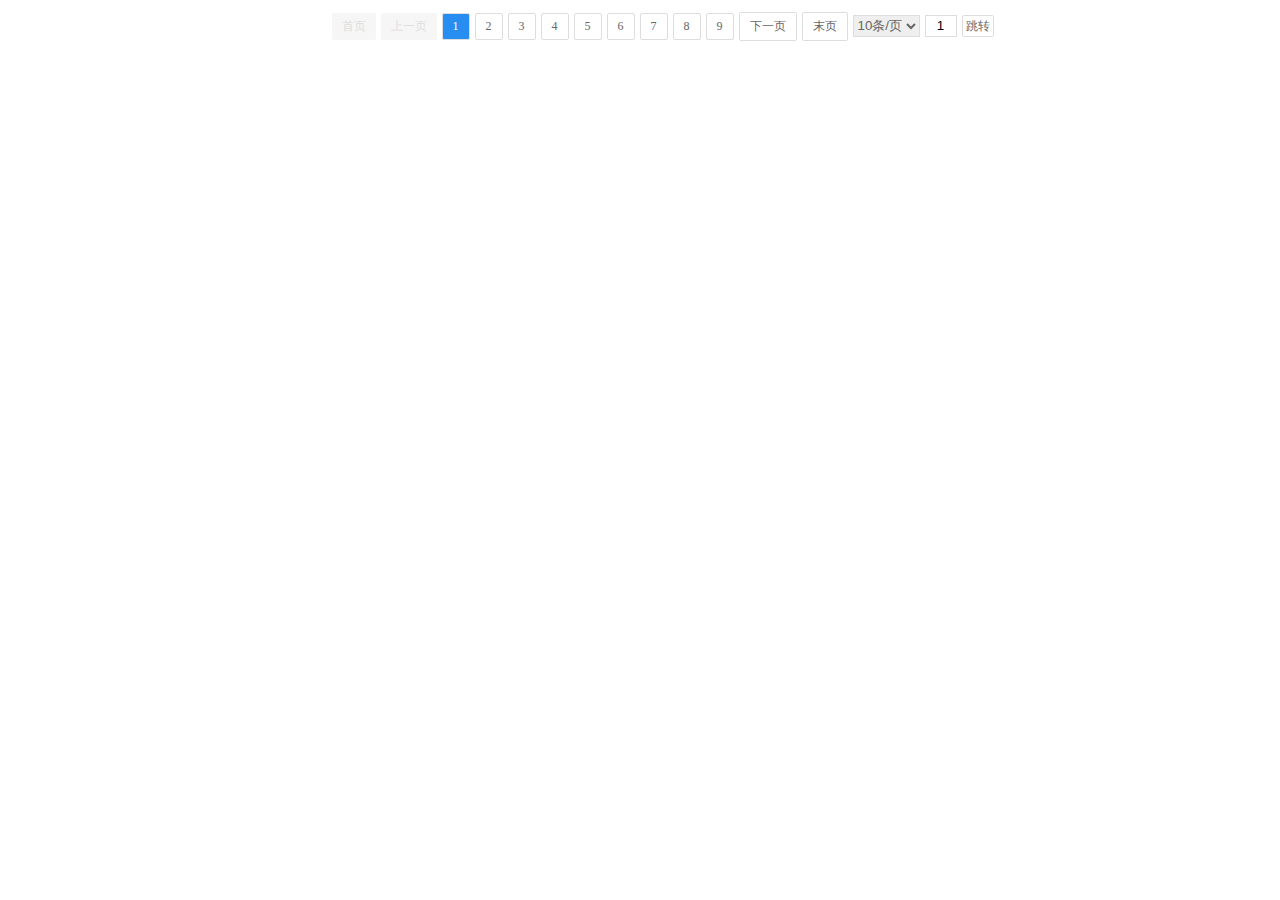
<file: fenye/index.html>
<!DOCTYPE html>
<html lang="en">

<head>
    <meta charset="UTF-8">
    <meta name="viewport" content="width=device-width, initial-scale=1.0">
    <title>Document</title>
    <link rel="stylesheet" href="./paging.css">
</head>

<body>

    <div id="pageToolbar"></div>
</body>
<script src="./jquery-1.11.2.js"></script>
<script src="./paging.js"></script>
<script>
    //jquery插件的写法
    $('#pageToolbar').Paging({
        pagesize: 10,
        count: 85,
        toolbar: true,
        hash: true,
        changePagesize: function (ps) {
            alert(ps)
        },
        callback: function (a) {
            console.log(a)
        }
    });
</script>

</html>
</file>
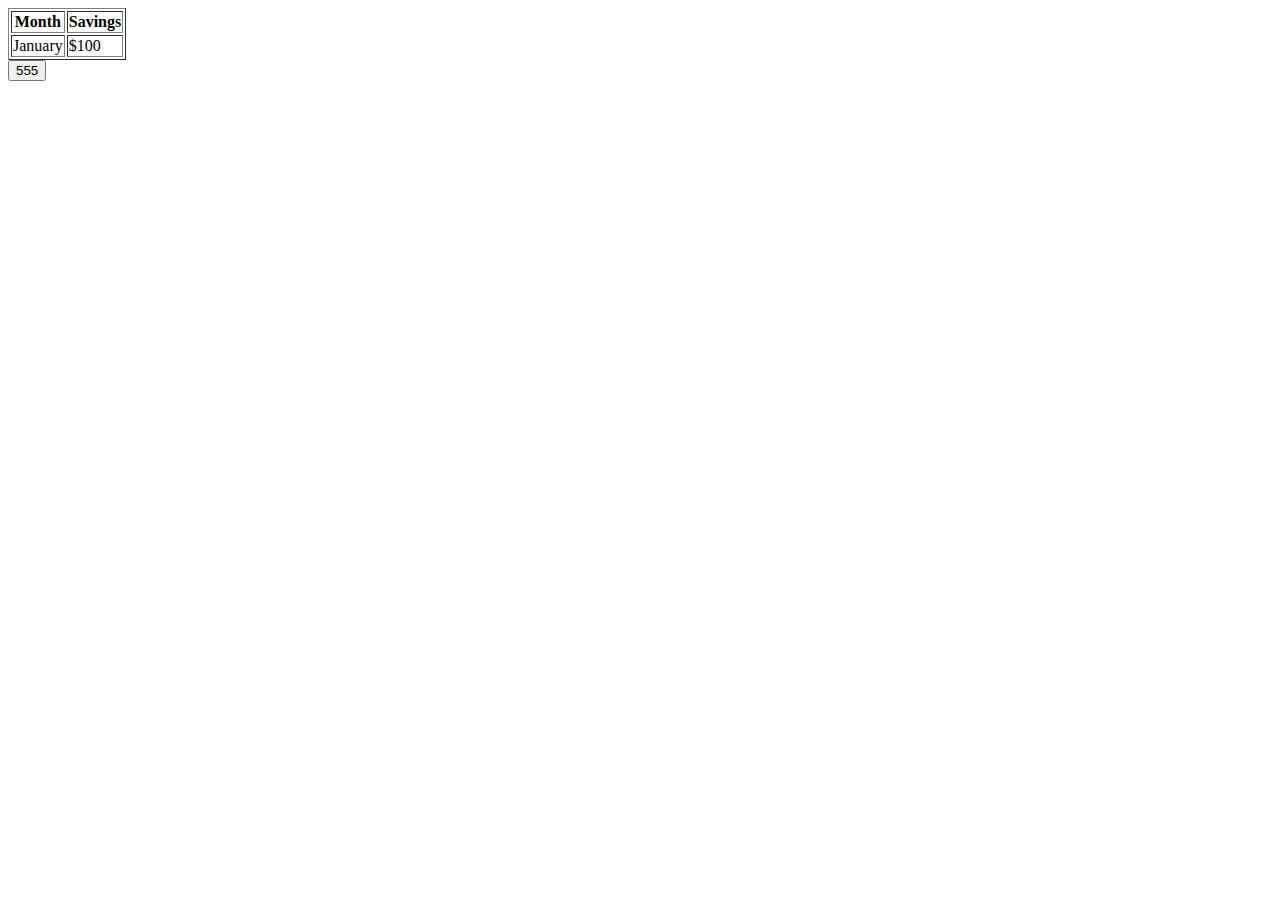
<file: 导出exelc/index.html>
<!DOCTYPE html>
<html lang="en">

<head>
    <meta charset="UTF-8">
    <meta name="viewport" content="width=device-width, initial-scale=1.0">
    <title>Document</title>
</head>

<body>

    <table border="1" id="ExTable">
        <tr>
            <th>Month</th>
            <th>Savings</th>
        </tr>
        <tr>
            <td>January</td>
            <td>$100</td>
        </tr>
    </table>
    <button type="" id="cc">555</button>
</body>
<script src="./jquery.min.js"></script>
<script src="./jquery.table2excel.min.js"></script>
<script>
    cc.onclick = function () {
        $("#ExTable").table2excel({
            exclude: ".noExl", //过滤位置的 css 类名
            filename: "Excel" + new Date().getTime() + ".xls", //文件名称
            name: "Excel Document Name.xlsx",
            exclude_img: true,
            exclude_links: true,
            exclude_inputs: true
        });
    }
</script>

</html>
</file>
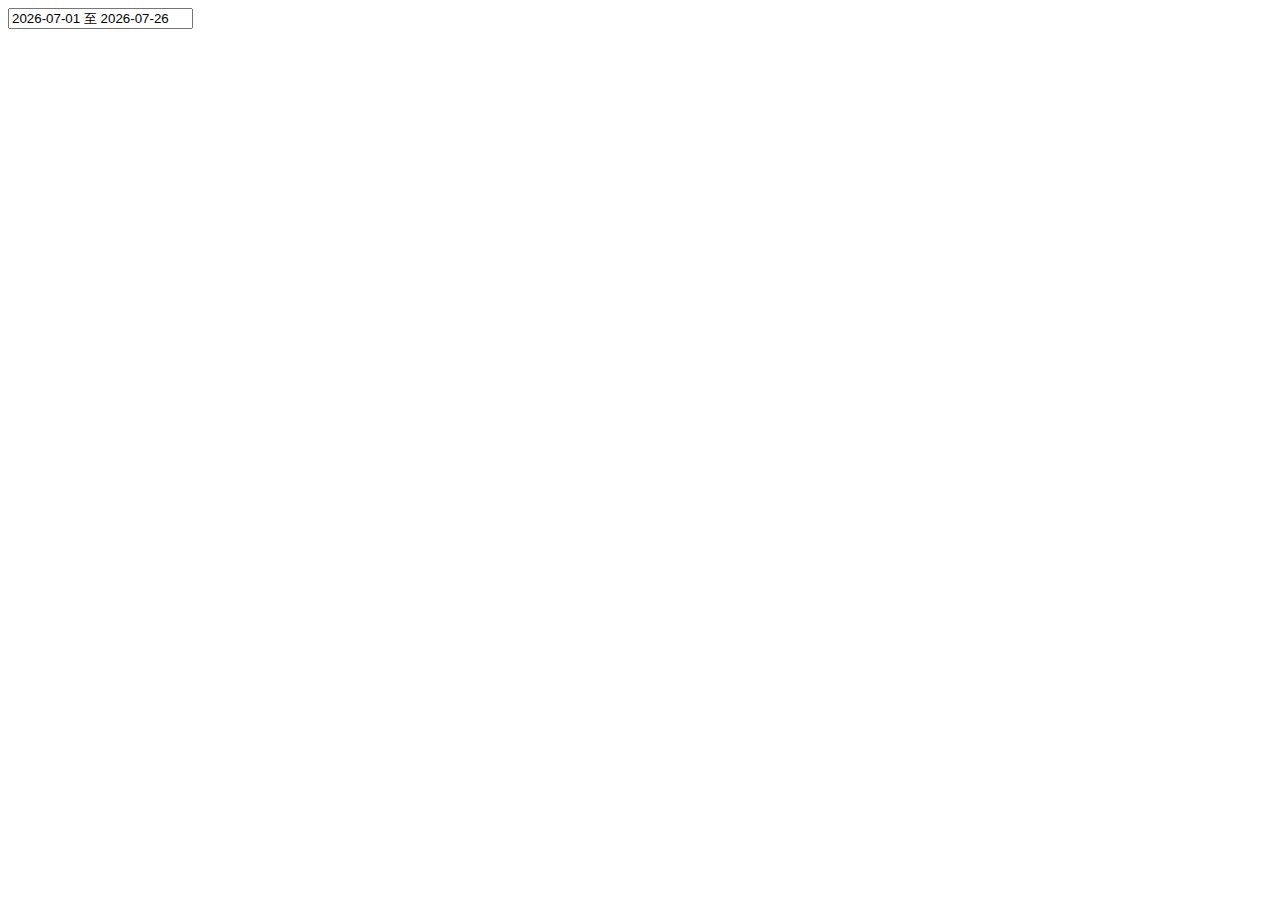
<file: 日期选择器/时间/index.html>
<!DOCTYPE html>
<html lang="en">

	<head>
		<meta http-equiv="content-type" content="text/html; charset=UTF-8">
		<meta charset="utf-8">
		<title>郑州聚时物流管理系统</title>
		<meta http-equiv="X-UA-Compatible" content="IE=edge">
		<link rel="stylesheet" href="./css.css" >
	</head>
						
		<body>
			<input id="query_date_range" class="form-input-range-date" type="text" >
		</body>

		<script type="text/javascript" src="./jquery.shijian.js"></script>
		<script type="text/javascript" src="./query_ordernote.js"></script>
		<script type="text/javascript" src="./dateRange.js"></script>
</html>
</file>
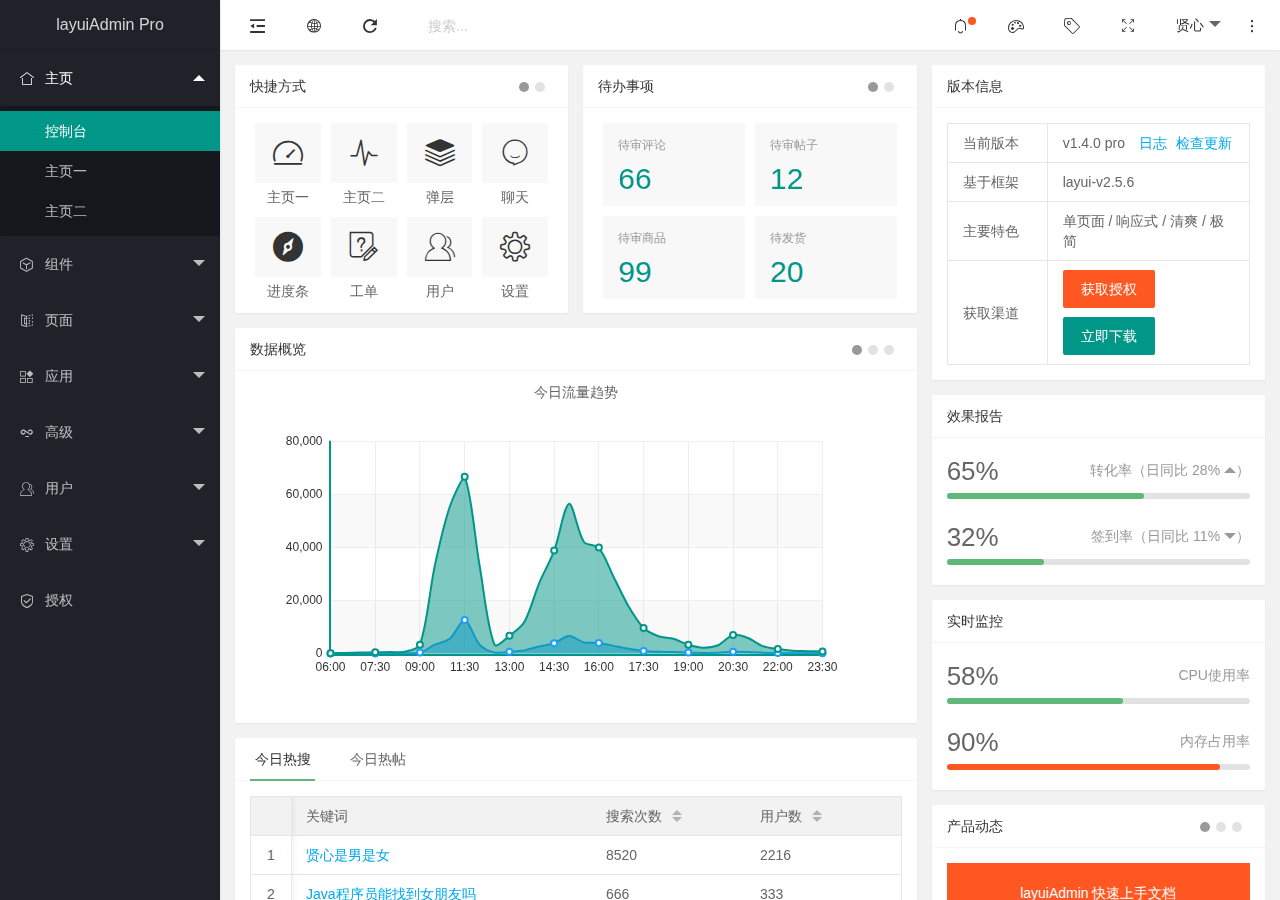
<file: layui/layuiAdmin.pro-v1.4.0/start/index.html>
<!DOCTYPE html>
<html>
<head>
  <meta charset="utf-8">
  <title>layuiAdmin pro - 通用后台管理模板系统（单页面专业版）</title>
  <meta name="renderer" content="webkit">
  <meta http-equiv="X-UA-Compatible" content="IE=edge,chrome=1">
  <meta name="viewport" content="width=device-width, initial-scale=1.0, minimum-scale=1.0, maximum-scale=1.0, user-scalable=0">
  <link rel="stylesheet" href="layui/css/layui.css" media="all">
  <script>
  /^http(s*):\/\//.test(location.href) || alert('请先部署到 localhost 下再访问');
  </script>
</head>
<body>
  <div id="LAY_app"></div>
  <script src="layui/layui.js"></script>
  <script>
  layui.config({
    base: '../dist/' //指定 layuiAdmin 项目路径，本地开发用 src，线上用 dist
    ,version: '1.4.0'
  }).use('index');
  </script>
</body>
</html>
</file>
<file: fenye/paging.css>
.ui-paging-container {
    color: #666;
    font-size: 12px
}

.ui-paging-container ul {
    overflow: hidden;
    text-align: center
}

.ui-paging-container li,
.ui-paging-container ul {
    list-style: none
}

.ui-paging-container li {
    display: inline-block;
    padding: 5px 10px;
    margin-left: 5px;
    color: #666
}

.ui-paging-container li.ui-pager {
    cursor: pointer;
    border: 1px solid #ddd;
    border-radius: 2px
}

.ui-paging-container li.focus,
.ui-paging-container li.ui-pager:hover {
    background-color: #288df0;
    color: #FFF
}

.ui-paging-container li.ui-paging-ellipse {
    border: none
}

.ui-paging-container li.ui-paging-toolbar {
    padding: 0
}

.ui-paging-container li.ui-paging-toolbar select {
    height: 22px;
    border: 1px solid #ddd;
    color: #666
}

.ui-paging-container li.ui-paging-toolbar input {
    vertical-align: top;
    line-height: 20px;
    height: 20px;
    padding: 0;
    border: 1px solid #ddd;
    text-align: center;
    width: 30px;
    margin: 0 0 0 5px
}

.ui-paging-container li.ui-paging-toolbar a {
    text-decoration: none;
    display: inline-block;
    height: 20px;
    border: 1px solid #ddd;
    vertical-align: top;
    border-radius: 2px;
    line-height: 20px;
    padding: 0 3px;
    cursor: pointer;
    margin-left: 5px;
    color: #666
}

.ui-paging-container li.ui-pager-disabled,
.ui-paging-container li.ui-pager-disabled:hover {
    background-color: #f6f6f6;
    cursor: default;
    border: none;
    color: #ddd
}
</file>
<file: 日期选择器/时间/css.css>
/**
* GRI主题
*/
.gri_contrast {
    float: left;
    margin: 4px 8px 0 8px;
    line-height: 20px;
    color: #666;
    cursor: pointer;
    font: 12px/1.5 Tahoma, Helvetica, 'SimSun', sans-serif;
}


.gri_date {
/*    margin: 4px 4px;*/
    padding: 0 26px 0 6px;
    width: 195px;
    height: 20px;
    line-height: 20px;
    border: 1px solid #D6D6D6;
    background: #FFF url('./images/icon_date.png') no-repeat 100% 50%;
    cursor: pointer;
    color: #666;
}

.gri_date_month {
    width: 180px
}

.gri_dateRangeCalendar {
    position: absolute;
    display: none;
    background: #FFF;
    border: 1px solid #6FB1DF;
    padding: 10px;
    -moz-box-shadow: 0px 1px 3px #6FB1DF;
    filter: progid:DXImageTransform.Microsoft.Shadow(Strength = 5, Direction = 135, Color = "#CCCCCC");
    font: 12px/1.5 Tahoma, Helvetica, 'SimSun', sans-serif;
}

.gri_dateRangeCalendar a {
    color: #369;
}

.gri_dateRangePicker {
    float: left;
    border: 0;
    margin: 0;
    padding: 0;
}

.gri_dateRangeOptions {
    float: left;
}

.gri_dateRangeOptions input.gri_dateRangeInput {
    width: 80px;
    text-align: center;
    border: 1px solid #DDD;
}

.gri_dateRangeOptions div.gri_dateRangeInput {
    margin-bottom: 5px;
}

.gri_dateRangePreMonth {
    float: left;
    width: 15px;
    height: 17px;
    background: url('./images/page.png') no-repeat 0 0;
    overflow: hidden;
}

.gri_dateRangeNextMonth {
    float: right;
    width: 15px;
    height: 17px;
    background: url('./images/page.png') no-repeat -15px 0;
    overflow: hidden;
}

.gri_dateRangePreMonth span, .gri_dateRangeNextMonth span {
    display: none;
}

.gri_dateRangeDateTable {
    margin: 0 10px 0 0px;
    padding: 0px;
    float: left;
    empty-cells: show;
    border-collapse: collapse;
    display: inline;
    font-size: 12px;
}

.gri_dateRangeDateTable td {
    border: 1px solid #EEE;
    text-align: right;
    cursor: pointer;
    padding: 1px 2px;
}

.gri_dateRangeDateTable th {
    border-top: 1px solid #DEE6F6;
    border-left: 1px solid #DEE6F6;
    background: #E0E8F7;
    font-weight: 400;
    border-left: 1px solid #DDD;
}

.gri_dateRangeDateTable td.gri_dateRangeGray {
    color: #BBB;
    cursor: default;
}

.gri_dateRangeDateTable td.gri_dateRangeToday {
    color: #F90;
    font-weight: bold;
}

.gri_dateRangeSelected {
    background-color: #007CD9;
    color: #FFF;
}

.gri_dateRangeCompare {
    background-color: #B9E078;
    color: #FFF;
}

.gri_dateRangeCoincide {
    background-color: #FFFFC4;
}

.gri_pn {
    background: url("../image/pn.png") repeat-x scroll 0 -48px #E5E5E5;
    color: #fff;
}

.gri_pnc {
    background: url("../images/pn.png") repeat-x scroll 0 0 #E5E5E5;
}

.gri_co {
    border: 1px solid #999999;
    box-shadow: 0 1px 0 #E5E5E5;
    cursor: pointer;
    font-family: Tahoma, 'Microsoft Yahei', 'Simsun';
    font-size: 12px;
    height: 21px;
    overflow: hidden;
    vertical-align: middle
}

/**
 * =================================================
 * TA主题
 * =================================================
 */
.ta_date{ 
			border:1px solid #d8d8d8;
	-webkit-border-radius: 3px;
   -moz-border-radius: 3px;
	    border-radius: 3px;
		 background-color: #fefefe;
	  background-image: -ms-linear-gradient(top, #fafafa, #f5f5f5);
	  background-image: -webkit-gradient(linear, 0 0, 0 100%, from(#fafafa), to(#f5f5f5));
	  background-image: -moz-linear-gradient(top, #fafafa, #f5f5f5);
	  background-image: -o-linear-gradient(top, #fafafa, #f5f5f5);
	  background-image: linear-gradient(top, #fafafa, #f5f5f5);
	  background-repeat: repeat-x;
	   -webkit-box-shadow: inset 0 1px 1px rgba(0, 0, 0, 0.075);
      -moz-box-shadow: inset 0 1px 1px rgba(0, 0, 0, 0.075);
           box-shadow: inset 0 1px 1px rgba(0, 0, 0, 0.075);
		   box-shadow:0px 1px 1px rgba(218,218,218,0.8);
		   float:left;
}

.ta_date .date_title {
	  font-family:Arial;
	  font-size:14px;
	  	color:#666666;
		padding:6px 10px;
		*padding:0px 10px;
	 border-right:1px solid #d8d8d8;
	vertical-align:middle;
	cursor:pointer;
	*zoom:1;
}
.ta_date:hover {
	  background-image:none;
   -webkit-box-shadow: 0 1px 1px rgba(0, 0, 0, 0.15);
     -moz-box-shadow: 0 1px 1px rgba(0, 0, 0, 0.15);
         box-shadow: 0 1px 1px rgba(0, 0, 0, 0.15);
}
.ta_date .to{ padding:0 5px;}
.ta_date .opt_sel{/*====*/
	width:30px;
	height:28px;
	line-height:28px;
	display:inline-block;
	text-align:center;
	vertical-align:middle;
	margin-left:-4px;	
}
.ta_date a.opt_sel:link, .ta_date a.opt_sel:visited {
	
}
.ta_date a.opt_sel:active, .ta_date a.opt_sel:hover {
	
}

.ta_date .i_orderd{
	display: inline-block;
	width: 0;
	height: 0;
	vertical-align:middle;
	border-top: 5px solid #727272;
	border-right: 5px dashed transparent;
	border-left: 5px dashed transparent;
	font-size:0;
	content: "";
	overflow:hidden;
	*margin-top:10px;
}


.ta_calendar2{*width:536px;}
.ta_calendar1{*width:268px;}
.ta_calendar{
	border: 1px solid #e1e1e1;
	 background-color: #ffffff;
  border: 1px solid #ccc;
  border: 1px solid rgba(0, 0, 0, 0.2);
  -webkit-border-radius: 2px;
     -moz-border-radius: 2px;
          border-radius: 2px;
  -webkit-box-shadow: 0 1px 2px rgba(0, 0, 0, 0.2);
     -moz-box-shadow:0 1px 2px rgba(0, 0, 0, 0.2);
          box-shadow: 0 1px 2px rgba(0, 0, 0, 0.2);
  -webkit-background-clip: padding-box;
     -moz-background-clip: padding;
          background-clip: padding-box;
		  font-size:12px;
	text-align:left;
	position:absolute;
	z-index:100;
}
.i_pre,.i_next,.ta_calendar td.ta_dateRangeSelected,.ta_calendar td.first,.ta_calendar td.last,.ta_calendar td.today{
	/*background:url(http://imgcache.qq.com/bossweb/mta/images/calendar_all.png) no-repeat;*/
	background:url(../img/calendar_all.png) no-repeat;
	cursor:pointer;
}
.i_pre,.i_next{ width:23px; height:23px;display:inline-block; }
.i_pre{ background-position:0 0;}
.i_pre:hover{ background-position:-46px 0px;}
.i_next{ background-position:-23px 0;}
.i_next:hover{ background-position:-69px 0px;}

.ta_calendar td.ta_dateRangeSelected{
	background-position:-164px 2px;
	color:#fff;
}
.ta_calendar td.ta_dateRangeGray{
    color: #BBB;
    cursor: default;
}

.ta_calendar td.first{
	color:#6590c1;
	background-position:-128px 2px;
}
.ta_calendar td.last{
	color:#6590c1;
	background-position:-200px 2px;
}
.ta_calendar td.today{
	color:#fff;
	background-position:-92px 2px;
}
.ta_calendar .dis{
	color:#9e9e9e;
}
.ta_calendar table {
	font-size: 12px;
	float:left;
	margin:0 8px;
	_display:inline;
	border-spacing:0 7px;
	border-collapse:collapse;
}
.ta_calendar table caption{ text-align:center; height:35px; line-height:35px; font-size:14px;}
.ta_calendar table thead tr {
	border: 1px solid #e1e1e1;
	background:#f7f8fa;
	 -webkit-box-shadow: inset 0px 1px 0 rgba(255, 255, 255, 1.0);
     -moz-box-shadow: inset 0px 1px 0 rgba(255, 255, 255, 1.0);
          box-shadow: inset 0px 1px 0 rgba(255, 255, 255, 1.0);
		  	box-shadow:0px 1px 1px rgba(0,0,0,0.1);
}
.ta_calendar table thead th {
	line-height: 20px;
	padding: 4px 10px;
	color:#444;
	cursor: pointer;
	text-align:left;
	border-top: 1px solid #e1e1e1;
	border-bottom: 1px solid #e1e1e1;
}

.ta_calendar table.calendar-month {
	font-size: 12px;
	float:left;
	margin:0 8px;
	_display:inline;
	border-spacing:7px;
	border-collapse:separate;
	margin-bottom:10px;
}
.calendar-month caption{
	border-bottom:1px solid #E1E1E1;
	*padding-bottom:0px;
}

.calendar-month tbody td {
	line-height: 30px;
	padding: 4px 11px;
	text-align:center;
	white-space:nowrap;
	font-family:"΢���ź�";
	cursor:pointer;
}
.calendar-month td.hover,.calendar-month td:hover,.calendar-month caption span:hover{
	background:#;
	color:#6590c1;
	border:1px solid #6590c1;
	padding: 3px 10px;
	border-radius:2px;
	cursor:pointer;
}
.calendar .dis:hover{
	color:#9e9e9e;
	border:1px solid #d3d5d6;
	padding: 3px 10px;
}
.calendar-month td.current{
	background:#6590c1;
	color:#fff;
	border-radius:2px;
}

.ta_calendar table thead th.sun{border-left: 1px solid #e1e1e1;}
.ta_calendar table thead th.sat{border-right: 1px solid #e1e1e1;}

.ta_calendar table tbody td {
	line-height: 20px;
	padding: 4px 11px;
	text-align:center;
	white-space:nowrap;
	font-family:"Tahoma";
}

.ta_calendar_cont{position:relative;}
.ta_calendar_cont .i_pre,.ta_calendar_cont .i_next{position:absolute; top:7px;}
.ta_calendar_cont .i_pre{left:10px;}
.ta_calendar_cont .i_next{right:10px;}
.ta_calendar_footer{
	border-top:1px solid #e5e5e5;
	background:#fafafa;
	padding-top:6px;
	height:34px;
}
.ta_calendar_footer .frm_btn{
	float:right;
	padding-right:10px;
}
.ta_calendar_footer .frm_btn input{
	margin-left:3px;
}
.ta_calendar_footer .frm_msg{
	float:left;
	padding-left:10px;
	vertical-align:middle;
}
.ta_calendar_footer .ipt_text_s{
	padding:4px 4px;
}

.ta_ipt_text, .ta_ipt_textarea, .ta_ipt_text_s {
    border: 1px solid #CCCCCC;
    box-shadow: 0 1px 1px rgba(0, 0, 0, 0.075) inset;
    color: #555555;
    font-size: 12px;
    height: 16px;
    line-height: 16px;
    padding: 6px 4px;
    position: relative;
    transition: border 0.2s linear 0s, box-shadow 0.2s linear 0s;
    vertical-align: middle;
    width: 180px;
    z-index: 2;
}

.ta_ipt_text_s {
    width: 80px;
}

.ta_btn {
    -moz-border-bottom-colors: none;
    -moz-border-left-colors: none;
    -moz-border-right-colors: none;
    -moz-border-top-colors: none;
    background-color: #F5F5F5;
    background-image: -moz-linear-gradient(center top , #FEFEFE, #F5F5F5);
    background-repeat: repeat-x;
    border-color: #CACACA #CACACA #B3B3B3;
    border-image: none;
    border-radius: 2px 2px 2px 2px;
    border-style: solid;
    border-width: 1px;
    box-shadow: 0 1px 0 rgba(0, 0, 0, 0.05);
    color: #333333;
    cursor: pointer;
    display: inline-block;
    font-family: "΢���ź�","����";
    font-size: 12px;
    line-height: 20px;
    margin-bottom: 0;
    outline: 0 none;
    padding: 3px 12px;
    text-align: center;
}
.ta_btn:hover, .ta_btn:active, .ta_btn.active, .ta_btn.disabled, .ta_btn[disabled] {
    color: #333333;
}
.ta_btn:hover {
    background-color: #FEFEFE;
    background-image: none;
    color: #333333;
    text-decoration: none;
    transition: background-position 0.1s linear 0s;
}
.ta_btn:focus {
    outline: thin dotted #333333;
    outline-offset: -2px;
}
.ta_btn.active, .ta_btn:active {
    background-color: #E6E6E6;
    background-image: none;
    box-shadow: 0 2px 4px rgba(0, 0, 0, 0.15) inset, 0 1px 2px rgba(0, 0, 0, 0.05);
    outline: 0 none;
}
.ta_btn.disabled, .ta_btn[disabled] {
    background-color: #E6E6E6;
    background-image: none;
    box-shadow: none;
    cursor: default;
    opacity: 0.65;
}
.ta_btn {
    margin: 2px 5px 0 0;
    vertical-align: top;
}
.ta_btn:hover{
    background-position: 0 -16px;
}
.ta_btn_primary {
    background-color: #B4D66F;
    background-image: -moz-linear-gradient(center top , #C7E184, #A2CC59);
    border: 1px solid #88AB4A;
    color: #56740F;
}
.ta_btn_primary:hover{
    background-color: #5C96DB;
    background-image: -moz-linear-gradient(center top , #74A5ED, #4789CD);
    border: 1px solid #286AB1;
    color: #FFFFFF;
}

.cf:after {
    clear: both;
}

.cf:before, .cf:after {
    content: "";
    display: table;
}

.cf:before, .cf:after {
    content: "";
    display: table;
}
</file>
<file: layui/layuiAdmin.pro-v1.4.0/start/layui/css/layui.css>
/** layui-v2.5.6 MIT License By https://www.layui.com */
 .layui-inline,img{display:inline-block;vertical-align:middle}h1,h2,h3,h4,h5,h6{font-weight:400}.layui-edge,.layui-header,.layui-inline,.layui-main{position:relative}.layui-body,.layui-edge,.layui-elip{overflow:hidden}.layui-btn,.layui-edge,.layui-inline,img{vertical-align:middle}.layui-btn,.layui-disabled,.layui-icon,.layui-unselect{-moz-user-select:none;-webkit-user-select:none;-ms-user-select:none}.layui-elip,.layui-form-checkbox span,.layui-form-pane .layui-form-label{text-overflow:ellipsis;white-space:nowrap}.layui-breadcrumb,.layui-tree-btnGroup{visibility:hidden}blockquote,body,button,dd,div,dl,dt,form,h1,h2,h3,h4,h5,h6,input,li,ol,p,pre,td,textarea,th,ul{margin:0;padding:0;-webkit-tap-highlight-color:rgba(0,0,0,0)}a:active,a:hover{outline:0}img{border:none}li{list-style:none}table{border-collapse:collapse;border-spacing:0}h4,h5,h6{font-size:100%}button,input,optgroup,option,select,textarea{font-family:inherit;font-size:inherit;font-style:inherit;font-weight:inherit;outline:0}pre{white-space:pre-wrap;white-space:-moz-pre-wrap;white-space:-pre-wrap;white-space:-o-pre-wrap;word-wrap:break-word}body{line-height:24px;font:14px Helvetica Neue,Helvetica,PingFang SC,Tahoma,Arial,sans-serif}hr{height:1px;margin:10px 0;border:0;clear:both}a{color:#333;text-decoration:none}a:hover{color:#777}a cite{font-style:normal;*cursor:pointer}.layui-border-box,.layui-border-box *{box-sizing:border-box}.layui-box,.layui-box *{box-sizing:content-box}.layui-clear{clear:both;*zoom:1}.layui-clear:after{content:'\20';clear:both;*zoom:1;display:block;height:0}.layui-inline{*display:inline;*zoom:1}.layui-edge{display:inline-block;width:0;height:0;border-width:6px;border-style:dashed;border-color:transparent}.layui-edge-top{top:-4px;border-bottom-color:#999;border-bottom-style:solid}.layui-edge-right{border-left-color:#999;border-left-style:solid}.layui-edge-bottom{top:2px;border-top-color:#999;border-top-style:solid}.layui-edge-left{border-right-color:#999;border-right-style:solid}.layui-disabled,.layui-disabled:hover{color:#d2d2d2!important;cursor:not-allowed!important}.layui-circle{border-radius:100%}.layui-show{display:block!important}.layui-hide{display:none!important}@font-face{font-family:layui-icon;src:url(../font/iconfont.eot?v=256);src:url(../font/iconfont.eot?v=256#iefix) format('embedded-opentype'),url(../font/iconfont.woff2?v=256) format('woff2'),url(../font/iconfont.woff?v=256) format('woff'),url(../font/iconfont.ttf?v=256) format('truetype'),url(../font/iconfont.svg?v=256#layui-icon) format('svg')}.layui-icon{font-family:layui-icon!important;font-size:16px;font-style:normal;-webkit-font-smoothing:antialiased;-moz-osx-font-smoothing:grayscale}.layui-icon-reply-fill:before{content:"\e611"}.layui-icon-set-fill:before{content:"\e614"}.layui-icon-menu-fill:before{content:"\e60f"}.layui-icon-search:before{content:"\e615"}.layui-icon-share:before{content:"\e641"}.layui-icon-set-sm:before{content:"\e620"}.layui-icon-engine:before{content:"\e628"}.layui-icon-close:before{content:"\1006"}.layui-icon-close-fill:before{content:"\1007"}.layui-icon-chart-screen:before{content:"\e629"}.layui-icon-star:before{content:"\e600"}.layui-icon-circle-dot:before{content:"\e617"}.layui-icon-chat:before{content:"\e606"}.layui-icon-release:before{content:"\e609"}.layui-icon-list:before{content:"\e60a"}.layui-icon-chart:before{content:"\e62c"}.layui-icon-ok-circle:before{content:"\1005"}.layui-icon-layim-theme:before{content:"\e61b"}.layui-icon-table:before{content:"\e62d"}.layui-icon-right:before{content:"\e602"}.layui-icon-left:before{content:"\e603"}.layui-icon-cart-simple:before{content:"\e698"}.layui-icon-face-cry:before{content:"\e69c"}.layui-icon-face-smile:before{content:"\e6af"}.layui-icon-survey:before{content:"\e6b2"}.layui-icon-tree:before{content:"\e62e"}.layui-icon-ie:before{content:"\e7bb"}.layui-icon-upload-circle:before{content:"\e62f"}.layui-icon-add-circle:before{content:"\e61f"}.layui-icon-download-circle:before{content:"\e601"}.layui-icon-templeate-1:before{content:"\e630"}.layui-icon-util:before{content:"\e631"}.layui-icon-face-surprised:before{content:"\e664"}.layui-icon-edit:before{content:"\e642"}.layui-icon-speaker:before{content:"\e645"}.layui-icon-down:before{content:"\e61a"}.layui-icon-file:before{content:"\e621"}.layui-icon-layouts:before{content:"\e632"}.layui-icon-rate-half:before{content:"\e6c9"}.layui-icon-add-circle-fine:before{content:"\e608"}.layui-icon-prev-circle:before{content:"\e633"}.layui-icon-read:before{content:"\e705"}.layui-icon-404:before{content:"\e61c"}.layui-icon-carousel:before{content:"\e634"}.layui-icon-help:before{content:"\e607"}.layui-icon-code-circle:before{content:"\e635"}.layui-icon-windows:before{content:"\e67f"}.layui-icon-water:before{content:"\e636"}.layui-icon-username:before{content:"\e66f"}.layui-icon-find-fill:before{content:"\e670"}.layui-icon-about:before{content:"\e60b"}.layui-icon-location:before{content:"\e715"}.layui-icon-up:before{content:"\e619"}.layui-icon-pause:before{content:"\e651"}.layui-icon-date:before{content:"\e637"}.layui-icon-layim-uploadfile:before{content:"\e61d"}.layui-icon-delete:before{content:"\e640"}.layui-icon-play:before{content:"\e652"}.layui-icon-top:before{content:"\e604"}.layui-icon-firefox:before{content:"\e686"}.layui-icon-friends:before{content:"\e612"}.layui-icon-refresh-3:before{content:"\e9aa"}.layui-icon-ok:before{content:"\e605"}.layui-icon-layer:before{content:"\e638"}.layui-icon-face-smile-fine:before{content:"\e60c"}.layui-icon-dollar:before{content:"\e659"}.layui-icon-group:before{content:"\e613"}.layui-icon-layim-download:before{content:"\e61e"}.layui-icon-picture-fine:before{content:"\e60d"}.layui-icon-link:before{content:"\e64c"}.layui-icon-diamond:before{content:"\e735"}.layui-icon-log:before{content:"\e60e"}.layui-icon-key:before{content:"\e683"}.layui-icon-rate-solid:before{content:"\e67a"}.layui-icon-fonts-del:before{content:"\e64f"}.layui-icon-unlink:before{content:"\e64d"}.layui-icon-fonts-clear:before{content:"\e639"}.layui-icon-triangle-r:before{content:"\e623"}.layui-icon-circle:before{content:"\e63f"}.layui-icon-radio:before{content:"\e643"}.layui-icon-align-center:before{content:"\e647"}.layui-icon-align-right:before{content:"\e648"}.layui-icon-align-left:before{content:"\e649"}.layui-icon-loading-1:before{content:"\e63e"}.layui-icon-return:before{content:"\e65c"}.layui-icon-fonts-strong:before{content:"\e62b"}.layui-icon-upload:before{content:"\e67c"}.layui-icon-dialogue:before{content:"\e63a"}.layui-icon-video:before{content:"\e6ed"}.layui-icon-headset:before{content:"\e6fc"}.layui-icon-cellphone-fine:before{content:"\e63b"}.layui-icon-add-1:before{content:"\e654"}.layui-icon-face-smile-b:before{content:"\e650"}.layui-icon-fonts-html:before{content:"\e64b"}.layui-icon-screen-full:before{content:"\e622"}.layui-icon-form:before{content:"\e63c"}.layui-icon-cart:before{content:"\e657"}.layui-icon-camera-fill:before{content:"\e65d"}.layui-icon-tabs:before{content:"\e62a"}.layui-icon-heart-fill:before{content:"\e68f"}.layui-icon-fonts-code:before{content:"\e64e"}.layui-icon-ios:before{content:"\e680"}.layui-icon-at:before{content:"\e687"}.layui-icon-fire:before{content:"\e756"}.layui-icon-set:before{content:"\e716"}.layui-icon-fonts-u:before{content:"\e646"}.layui-icon-triangle-d:before{content:"\e625"}.layui-icon-tips:before{content:"\e702"}.layui-icon-picture:before{content:"\e64a"}.layui-icon-more-vertical:before{content:"\e671"}.layui-icon-bluetooth:before{content:"\e689"}.layui-icon-flag:before{content:"\e66c"}.layui-icon-loading:before{content:"\e63d"}.layui-icon-fonts-i:before{content:"\e644"}.layui-icon-refresh-1:before{content:"\e666"}.layui-icon-rmb:before{content:"\e65e"}.layui-icon-addition:before{content:"\e624"}.layui-icon-home:before{content:"\e68e"}.layui-icon-time:before{content:"\e68d"}.layui-icon-user:before{content:"\e770"}.layui-icon-notice:before{content:"\e667"}.layui-icon-chrome:before{content:"\e68a"}.layui-icon-edge:before{content:"\e68b"}.layui-icon-login-weibo:before{content:"\e675"}.layui-icon-voice:before{content:"\e688"}.layui-icon-upload-drag:before{content:"\e681"}.layui-icon-login-qq:before{content:"\e676"}.layui-icon-snowflake:before{content:"\e6b1"}.layui-icon-heart:before{content:"\e68c"}.layui-icon-logout:before{content:"\e682"}.layui-icon-file-b:before{content:"\e655"}.layui-icon-template:before{content:"\e663"}.layui-icon-transfer:before{content:"\e691"}.layui-icon-auz:before{content:"\e672"}.layui-icon-console:before{content:"\e665"}.layui-icon-app:before{content:"\e653"}.layui-icon-prev:before{content:"\e65a"}.layui-icon-website:before{content:"\e7ae"}.layui-icon-next:before{content:"\e65b"}.layui-icon-component:before{content:"\e857"}.layui-icon-android:before{content:"\e684"}.layui-icon-more:before{content:"\e65f"}.layui-icon-login-wechat:before{content:"\e677"}.layui-icon-shrink-right:before{content:"\e668"}.layui-icon-spread-left:before{content:"\e66b"}.layui-icon-camera:before{content:"\e660"}.layui-icon-note:before{content:"\e66e"}.layui-icon-refresh:before{content:"\e669"}.layui-icon-female:before{content:"\e661"}.layui-icon-male:before{content:"\e662"}.layui-icon-screen-restore:before{content:"\e758"}.layui-icon-password:before{content:"\e673"}.layui-icon-senior:before{content:"\e674"}.layui-icon-theme:before{content:"\e66a"}.layui-icon-tread:before{content:"\e6c5"}.layui-icon-praise:before{content:"\e6c6"}.layui-icon-star-fill:before{content:"\e658"}.layui-icon-rate:before{content:"\e67b"}.layui-icon-template-1:before{content:"\e656"}.layui-icon-vercode:before{content:"\e679"}.layui-icon-service:before{content:"\e626"}.layui-icon-cellphone:before{content:"\e678"}.layui-icon-print:before{content:"\e66d"}.layui-icon-cols:before{content:"\e610"}.layui-icon-wifi:before{content:"\e7e0"}.layui-icon-export:before{content:"\e67d"}.layui-icon-rss:before{content:"\e808"}.layui-icon-slider:before{content:"\e714"}.layui-icon-email:before{content:"\e618"}.layui-icon-subtraction:before{content:"\e67e"}.layui-icon-mike:before{content:"\e6dc"}.layui-icon-light:before{content:"\e748"}.layui-icon-gift:before{content:"\e627"}.layui-icon-mute:before{content:"\e685"}.layui-icon-reduce-circle:before{content:"\e616"}.layui-icon-music:before{content:"\e690"}.layui-main{width:1140px;margin:0 auto}.layui-header{z-index:1000;height:60px}.layui-header a:hover{transition:all .5s;-webkit-transition:all .5s}.layui-side{position:fixed;left:0;top:0;bottom:0;z-index:999;width:200px;overflow-x:hidden}.layui-side-scroll{position:relative;width:220px;height:100%;overflow-x:hidden}.layui-body{position:absolute;left:200px;right:0;top:0;bottom:0;z-index:998;width:auto;overflow-y:auto;box-sizing:border-box}.layui-layout-body{overflow:hidden}.layui-layout-admin .layui-header{background-color:#23262E}.layui-layout-admin .layui-side{top:60px;width:200px;overflow-x:hidden}.layui-layout-admin .layui-body{position:fixed;top:60px;bottom:44px}.layui-layout-admin .layui-main{width:auto;margin:0 15px}.layui-layout-admin .layui-footer{position:fixed;left:200px;right:0;bottom:0;height:44px;line-height:44px;padding:0 15px;background-color:#eee}.layui-layout-admin .layui-logo{position:absolute;left:0;top:0;width:200px;height:100%;line-height:60px;text-align:center;color:#009688;font-size:16px}.layui-layout-admin .layui-header .layui-nav{background:0 0}.layui-layout-left{position:absolute!important;left:200px;top:0}.layui-layout-right{position:absolute!important;right:0;top:0}.layui-container{position:relative;margin:0 auto;padding:0 15px;box-sizing:border-box}.layui-fluid{position:relative;margin:0 auto;padding:0 15px}.layui-row:after,.layui-row:before{content:'';display:block;clear:both}.layui-col-lg1,.layui-col-lg10,.layui-col-lg11,.layui-col-lg12,.layui-col-lg2,.layui-col-lg3,.layui-col-lg4,.layui-col-lg5,.layui-col-lg6,.layui-col-lg7,.layui-col-lg8,.layui-col-lg9,.layui-col-md1,.layui-col-md10,.layui-col-md11,.layui-col-md12,.layui-col-md2,.layui-col-md3,.layui-col-md4,.layui-col-md5,.layui-col-md6,.layui-col-md7,.layui-col-md8,.layui-col-md9,.layui-col-sm1,.layui-col-sm10,.layui-col-sm11,.layui-col-sm12,.layui-col-sm2,.layui-col-sm3,.layui-col-sm4,.layui-col-sm5,.layui-col-sm6,.layui-col-sm7,.layui-col-sm8,.layui-col-sm9,.layui-col-xs1,.layui-col-xs10,.layui-col-xs11,.layui-col-xs12,.layui-col-xs2,.layui-col-xs3,.layui-col-xs4,.layui-col-xs5,.layui-col-xs6,.layui-col-xs7,.layui-col-xs8,.layui-col-xs9{position:relative;display:block;box-sizing:border-box}.layui-col-xs1,.layui-col-xs10,.layui-col-xs11,.layui-col-xs12,.layui-col-xs2,.layui-col-xs3,.layui-col-xs4,.layui-col-xs5,.layui-col-xs6,.layui-col-xs7,.layui-col-xs8,.layui-col-xs9{float:left}.layui-col-xs1{width:8.33333333%}.layui-col-xs2{width:16.66666667%}.layui-col-xs3{width:25%}.layui-col-xs4{width:33.33333333%}.layui-col-xs5{width:41.66666667%}.layui-col-xs6{width:50%}.layui-col-xs7{width:58.33333333%}.layui-col-xs8{width:66.66666667%}.layui-col-xs9{width:75%}.layui-col-xs10{width:83.33333333%}.layui-col-xs11{width:91.66666667%}.layui-col-xs12{width:100%}.layui-col-xs-offset1{margin-left:8.33333333%}.layui-col-xs-offset2{margin-left:16.66666667%}.layui-col-xs-offset3{margin-left:25%}.layui-col-xs-offset4{margin-left:33.33333333%}.layui-col-xs-offset5{margin-left:41.66666667%}.layui-col-xs-offset6{margin-left:50%}.layui-col-xs-offset7{margin-left:58.33333333%}.layui-col-xs-offset8{margin-left:66.66666667%}.layui-col-xs-offset9{margin-left:75%}.layui-col-xs-offset10{margin-left:83.33333333%}.layui-col-xs-offset11{margin-left:91.66666667%}.layui-col-xs-offset12{margin-left:100%}@media screen and (max-width:768px){.layui-hide-xs{display:none!important}.layui-show-xs-block{display:block!important}.layui-show-xs-inline{display:inline!important}.layui-show-xs-inline-block{display:inline-block!important}}@media screen and (min-width:768px){.layui-container{width:750px}.layui-hide-sm{display:none!important}.layui-show-sm-block{display:block!important}.layui-show-sm-inline{display:inline!important}.layui-show-sm-inline-block{display:inline-block!important}.layui-col-sm1,.layui-col-sm10,.layui-col-sm11,.layui-col-sm12,.layui-col-sm2,.layui-col-sm3,.layui-col-sm4,.layui-col-sm5,.layui-col-sm6,.layui-col-sm7,.layui-col-sm8,.layui-col-sm9{float:left}.layui-col-sm1{width:8.33333333%}.layui-col-sm2{width:16.66666667%}.layui-col-sm3{width:25%}.layui-col-sm4{width:33.33333333%}.layui-col-sm5{width:41.66666667%}.layui-col-sm6{width:50%}.layui-col-sm7{width:58.33333333%}.layui-col-sm8{width:66.66666667%}.layui-col-sm9{width:75%}.layui-col-sm10{width:83.33333333%}.layui-col-sm11{width:91.66666667%}.layui-col-sm12{width:100%}.layui-col-sm-offset1{margin-left:8.33333333%}.layui-col-sm-offset2{margin-left:16.66666667%}.layui-col-sm-offset3{margin-left:25%}.layui-col-sm-offset4{margin-left:33.33333333%}.layui-col-sm-offset5{margin-left:41.66666667%}.layui-col-sm-offset6{margin-left:50%}.layui-col-sm-offset7{margin-left:58.33333333%}.layui-col-sm-offset8{margin-left:66.66666667%}.layui-col-sm-offset9{margin-left:75%}.layui-col-sm-offset10{margin-left:83.33333333%}.layui-col-sm-offset11{margin-left:91.66666667%}.layui-col-sm-offset12{margin-left:100%}}@media screen and (min-width:992px){.layui-container{width:970px}.layui-hide-md{display:none!important}.layui-show-md-block{display:block!important}.layui-show-md-inline{display:inline!important}.layui-show-md-inline-block{display:inline-block!important}.layui-col-md1,.layui-col-md10,.layui-col-md11,.layui-col-md12,.layui-col-md2,.layui-col-md3,.layui-col-md4,.layui-col-md5,.layui-col-md6,.layui-col-md7,.layui-col-md8,.layui-col-md9{float:left}.layui-col-md1{width:8.33333333%}.layui-col-md2{width:16.66666667%}.layui-col-md3{width:25%}.layui-col-md4{width:33.33333333%}.layui-col-md5{width:41.66666667%}.layui-col-md6{width:50%}.layui-col-md7{width:58.33333333%}.layui-col-md8{width:66.66666667%}.layui-col-md9{width:75%}.layui-col-md10{width:83.33333333%}.layui-col-md11{width:91.66666667%}.layui-col-md12{width:100%}.layui-col-md-offset1{margin-left:8.33333333%}.layui-col-md-offset2{margin-left:16.66666667%}.layui-col-md-offset3{margin-left:25%}.layui-col-md-offset4{margin-left:33.33333333%}.layui-col-md-offset5{margin-left:41.66666667%}.layui-col-md-offset6{margin-left:50%}.layui-col-md-offset7{margin-left:58.33333333%}.layui-col-md-offset8{margin-left:66.66666667%}.layui-col-md-offset9{margin-left:75%}.layui-col-md-offset10{margin-left:83.33333333%}.layui-col-md-offset11{margin-left:91.66666667%}.layui-col-md-offset12{margin-left:100%}}@media screen and (min-width:1200px){.layui-container{width:1170px}.layui-hide-lg{display:none!important}.layui-show-lg-block{display:block!important}.layui-show-lg-inline{display:inline!important}.layui-show-lg-inline-block{display:inline-block!important}.layui-col-lg1,.layui-col-lg10,.layui-col-lg11,.layui-col-lg12,.layui-col-lg2,.layui-col-lg3,.layui-col-lg4,.layui-col-lg5,.layui-col-lg6,.layui-col-lg7,.layui-col-lg8,.layui-col-lg9{float:left}.layui-col-lg1{width:8.33333333%}.layui-col-lg2{width:16.66666667%}.layui-col-lg3{width:25%}.layui-col-lg4{width:33.33333333%}.layui-col-lg5{width:41.66666667%}.layui-col-lg6{width:50%}.layui-col-lg7{width:58.33333333%}.layui-col-lg8{width:66.66666667%}.layui-col-lg9{width:75%}.layui-col-lg10{width:83.33333333%}.layui-col-lg11{width:91.66666667%}.layui-col-lg12{width:100%}.layui-col-lg-offset1{margin-left:8.33333333%}.layui-col-lg-offset2{margin-left:16.66666667%}.layui-col-lg-offset3{margin-left:25%}.layui-col-lg-offset4{margin-left:33.33333333%}.layui-col-lg-offset5{margin-left:41.66666667%}.layui-col-lg-offset6{margin-left:50%}.layui-col-lg-offset7{margin-left:58.33333333%}.layui-col-lg-offset8{margin-left:66.66666667%}.layui-col-lg-offset9{margin-left:75%}.layui-col-lg-offset10{margin-left:83.33333333%}.layui-col-lg-offset11{margin-left:91.66666667%}.layui-col-lg-offset12{margin-left:100%}}.layui-col-space1{margin:-.5px}.layui-col-space1>*{padding:.5px}.layui-col-space2{margin:-1px}.layui-col-space2>*{padding:1px}.layui-col-space4{margin:-2px}.layui-col-space4>*{padding:2px}.layui-col-space5{margin:-2.5px}.layui-col-space5>*{padding:2.5px}.layui-col-space6{margin:-3px}.layui-col-space6>*{padding:3px}.layui-col-space8{margin:-4px}.layui-col-space8>*{padding:4px}.layui-col-space10{margin:-5px}.layui-col-space10>*{padding:5px}.layui-col-space12{margin:-6px}.layui-col-space12>*{padding:6px}.layui-col-space14{margin:-7px}.layui-col-space14>*{padding:7px}.layui-col-space15{margin:-7.5px}.layui-col-space15>*{padding:7.5px}.layui-col-space16{margin:-8px}.layui-col-space16>*{padding:8px}.layui-col-space18{margin:-9px}.layui-col-space18>*{padding:9px}.layui-col-space20{margin:-10px}.layui-col-space20>*{padding:10px}.layui-col-space22{margin:-11px}.layui-col-space22>*{padding:11px}.layui-col-space24{margin:-12px}.layui-col-space24>*{padding:12px}.layui-col-space25{margin:-12.5px}.layui-col-space25>*{padding:12.5px}.layui-col-space26{margin:-13px}.layui-col-space26>*{padding:13px}.layui-col-space28{margin:-14px}.layui-col-space28>*{padding:14px}.layui-col-space30{margin:-15px}.layui-col-space30>*{padding:15px}.layui-btn,.layui-input,.layui-select,.layui-textarea,.layui-upload-button{outline:0;-webkit-appearance:none;transition:all .3s;-webkit-transition:all .3s;box-sizing:border-box}.layui-elem-quote{margin-bottom:10px;padding:15px;line-height:22px;border-left:5px solid #009688;border-radius:0 2px 2px 0;background-color:#f2f2f2}.layui-quote-nm{border-style:solid;border-width:1px 1px 1px 5px;background:0 0}.layui-elem-field{margin-bottom:10px;padding:0;border-width:1px;border-style:solid}.layui-elem-field legend{margin-left:20px;padding:0 10px;font-size:20px;font-weight:300}.layui-field-title{margin:10px 0 20px;border-width:1px 0 0}.layui-field-box{padding:10px 15px}.layui-field-title .layui-field-box{padding:10px 0}.layui-progress{position:relative;height:6px;border-radius:20px;background-color:#e2e2e2}.layui-progress-bar{position:absolute;left:0;top:0;width:0;max-width:100%;height:6px;border-radius:20px;text-align:right;background-color:#5FB878;transition:all .3s;-webkit-transition:all .3s}.layui-progress-big,.layui-progress-big .layui-progress-bar{height:18px;line-height:18px}.layui-progress-text{position:relative;top:-20px;line-height:18px;font-size:12px;color:#666}.layui-progress-big .layui-progress-text{position:static;padding:0 10px;color:#fff}.layui-collapse{border-width:1px;border-style:solid;border-radius:2px}.layui-colla-content,.layui-colla-item{border-top-width:1px;border-top-style:solid}.layui-colla-item:first-child{border-top:none}.layui-colla-title{position:relative;height:42px;line-height:42px;padding:0 15px 0 35px;color:#333;background-color:#f2f2f2;cursor:pointer;font-size:14px;overflow:hidden}.layui-colla-content{display:none;padding:10px 15px;line-height:22px;color:#666}.layui-colla-icon{position:absolute;left:15px;top:0;font-size:14px}.layui-card{margin-bottom:15px;border-radius:2px;background-color:#fff;box-shadow:0 1px 2px 0 rgba(0,0,0,.05)}.layui-card:last-child{margin-bottom:0}.layui-card-header{position:relative;height:42px;line-height:42px;padding:0 15px;border-bottom:1px solid #f6f6f6;color:#333;border-radius:2px 2px 0 0;font-size:14px}.layui-bg-black,.layui-bg-blue,.layui-bg-cyan,.layui-bg-green,.layui-bg-orange,.layui-bg-red{color:#fff!important}.layui-card-body{position:relative;padding:10px 15px;line-height:24px}.layui-card-body[pad15]{padding:15px}.layui-card-body[pad20]{padding:20px}.layui-card-body .layui-table{margin:5px 0}.layui-card .layui-tab{margin:0}.layui-panel-window{position:relative;padding:15px;border-radius:0;border-top:5px solid #E6E6E6;background-color:#fff}.layui-auxiliar-moving{position:fixed;left:0;right:0;top:0;bottom:0;width:100%;height:100%;background:0 0;z-index:9999999999}.layui-form-label,.layui-form-mid,.layui-form-select,.layui-input-block,.layui-input-inline,.layui-textarea{position:relative}.layui-bg-red{background-color:#FF5722!important}.layui-bg-orange{background-color:#FFB800!important}.layui-bg-green{background-color:#009688!important}.layui-bg-cyan{background-color:#2F4056!important}.layui-bg-blue{background-color:#1E9FFF!important}.layui-bg-black{background-color:#393D49!important}.layui-bg-gray{background-color:#eee!important;color:#666!important}.layui-badge-rim,.layui-colla-content,.layui-colla-item,.layui-collapse,.layui-elem-field,.layui-form-pane .layui-form-item[pane],.layui-form-pane .layui-form-label,.layui-input,.layui-layedit,.layui-layedit-tool,.layui-quote-nm,.layui-select,.layui-tab-bar,.layui-tab-card,.layui-tab-title,.layui-tab-title .layui-this:after,.layui-textarea{border-color:#e6e6e6}.layui-timeline-item:before,hr{background-color:#e6e6e6}.layui-text{line-height:22px;font-size:14px;color:#666}.layui-text h1,.layui-text h2,.layui-text h3{font-weight:500;color:#333}.layui-text h1{font-size:30px}.layui-text h2{font-size:24px}.layui-text h3{font-size:18px}.layui-text a:not(.layui-btn){color:#01AAED}.layui-text a:not(.layui-btn):hover{text-decoration:underline}.layui-text ul{padding:5px 0 5px 15px}.layui-text ul li{margin-top:5px;list-style-type:disc}.layui-text em,.layui-word-aux{color:#999!important;padding:0 5px!important}.layui-btn{display:inline-block;height:38px;line-height:38px;padding:0 18px;background-color:#009688;color:#fff;white-space:nowrap;text-align:center;font-size:14px;border:none;border-radius:2px;cursor:pointer}.layui-btn:hover{opacity:.8;filter:alpha(opacity=80);color:#fff}.layui-btn:active{opacity:1;filter:alpha(opacity=100)}.layui-btn+.layui-btn{margin-left:10px}.layui-btn-container{font-size:0}.layui-btn-container .layui-btn{margin-right:10px;margin-bottom:10px}.layui-btn-container .layui-btn+.layui-btn{margin-left:0}.layui-table .layui-btn-container .layui-btn{margin-bottom:9px}.layui-btn-radius{border-radius:100px}.layui-btn .layui-icon{margin-right:3px;font-size:18px;vertical-align:bottom;vertical-align:middle\9}.layui-btn-primary{border:1px solid #C9C9C9;background-color:#fff;color:#555}.layui-btn-primary:hover{border-color:#009688;color:#333}.layui-btn-normal{background-color:#1E9FFF}.layui-btn-warm{background-color:#FFB800}.layui-btn-danger{background-color:#FF5722}.layui-btn-checked{background-color:#5FB878}.layui-btn-disabled,.layui-btn-disabled:active,.layui-btn-disabled:hover{border:1px solid #e6e6e6;background-color:#FBFBFB;color:#C9C9C9;cursor:not-allowed;opacity:1}.layui-btn-lg{height:44px;line-height:44px;padding:0 25px;font-size:16px}.layui-btn-sm{height:30px;line-height:30px;padding:0 10px;font-size:12px}.layui-btn-sm i{font-size:16px!important}.layui-btn-xs{height:22px;line-height:22px;padding:0 5px;font-size:12px}.layui-btn-xs i{font-size:14px!important}.layui-btn-group{display:inline-block;vertical-align:middle;font-size:0}.layui-btn-group .layui-btn{margin-left:0!important;margin-right:0!important;border-left:1px solid rgba(255,255,255,.5);border-radius:0}.layui-btn-group .layui-btn-primary{border-left:none}.layui-btn-group .layui-btn-primary:hover{border-color:#C9C9C9;color:#009688}.layui-btn-group .layui-btn:first-child{border-left:none;border-radius:2px 0 0 2px}.layui-btn-group .layui-btn-primary:first-child{border-left:1px solid #c9c9c9}.layui-btn-group .layui-btn:last-child{border-radius:0 2px 2px 0}.layui-btn-group .layui-btn+.layui-btn{margin-left:0}.layui-btn-group+.layui-btn-group{margin-left:10px}.layui-btn-fluid{width:100%}.layui-input,.layui-select,.layui-textarea{height:38px;line-height:1.3;line-height:38px\9;border-width:1px;border-style:solid;background-color:#fff;border-radius:2px}.layui-input::-webkit-input-placeholder,.layui-select::-webkit-input-placeholder,.layui-textarea::-webkit-input-placeholder{line-height:1.3}.layui-input,.layui-textarea{display:block;width:100%;padding-left:10px}.layui-input:hover,.layui-textarea:hover{border-color:#D2D2D2!important}.layui-input:focus,.layui-textarea:focus{border-color:#C9C9C9!important}.layui-textarea{min-height:100px;height:auto;line-height:20px;padding:6px 10px;resize:vertical}.layui-select{padding:0 10px}.layui-form input[type=checkbox],.layui-form input[type=radio],.layui-form select{display:none}.layui-form [lay-ignore]{display:initial}.layui-form-item{margin-bottom:15px;clear:both;*zoom:1}.layui-form-item:after{content:'\20';clear:both;*zoom:1;display:block;height:0}.layui-form-label{float:left;display:block;padding:9px 15px;width:80px;font-weight:400;line-height:20px;text-align:right}.layui-form-label-col{display:block;float:none;padding:9px 0;line-height:20px;text-align:left}.layui-form-item .layui-inline{margin-bottom:5px;margin-right:10px}.layui-input-block{margin-left:110px;min-height:36px}.layui-input-inline{display:inline-block;vertical-align:middle}.layui-form-item .layui-input-inline{float:left;width:190px;margin-right:10px}.layui-form-text .layui-input-inline{width:auto}.layui-form-mid{float:left;display:block;padding:9px 0!important;line-height:20px;margin-right:10px}.layui-form-danger+.layui-form-select .layui-input,.layui-form-danger:focus{border-color:#FF5722!important}.layui-form-select .layui-input{padding-right:30px;cursor:pointer}.layui-form-select .layui-edge{position:absolute;right:10px;top:50%;margin-top:-3px;cursor:pointer;border-width:6px;border-top-color:#c2c2c2;border-top-style:solid;transition:all .3s;-webkit-transition:all .3s}.layui-form-select dl{display:none;position:absolute;left:0;top:42px;padding:5px 0;z-index:899;min-width:100%;border:1px solid #d2d2d2;max-height:300px;overflow-y:auto;background-color:#fff;border-radius:2px;box-shadow:0 2px 4px rgba(0,0,0,.12);box-sizing:border-box}.layui-form-select dl dd,.layui-form-select dl dt{padding:0 10px;line-height:36px;white-space:nowrap;overflow:hidden;text-overflow:ellipsis}.layui-form-select dl dt{font-size:12px;color:#999}.layui-form-select dl dd{cursor:pointer}.layui-form-select dl dd:hover{background-color:#f2f2f2;-webkit-transition:.5s all;transition:.5s all}.layui-form-select .layui-select-group dd{padding-left:20px}.layui-form-select dl dd.layui-select-tips{padding-left:10px!important;color:#999}.layui-form-select dl dd.layui-this{background-color:#5FB878;color:#fff}.layui-form-checkbox,.layui-form-select dl dd.layui-disabled{background-color:#fff}.layui-form-selected dl{display:block}.layui-form-checkbox,.layui-form-checkbox *,.layui-form-switch{display:inline-block;vertical-align:middle}.layui-form-selected .layui-edge{margin-top:-9px;-webkit-transform:rotate(180deg);transform:rotate(180deg);margin-top:-3px\9}:root .layui-form-selected .layui-edge{margin-top:-9px\0/IE9}.layui-form-selectup dl{top:auto;bottom:42px}.layui-select-none{margin:5px 0;text-align:center;color:#999}.layui-select-disabled .layui-disabled{border-color:#eee!important}.layui-select-disabled .layui-edge{border-top-color:#d2d2d2}.layui-form-checkbox{position:relative;height:30px;line-height:30px;margin-right:10px;padding-right:30px;cursor:pointer;font-size:0;-webkit-transition:.1s linear;transition:.1s linear;box-sizing:border-box}.layui-form-checkbox span{padding:0 10px;height:100%;font-size:14px;border-radius:2px 0 0 2px;background-color:#d2d2d2;color:#fff;overflow:hidden}.layui-form-checkbox:hover span{background-color:#c2c2c2}.layui-form-checkbox i{position:absolute;right:0;top:0;width:30px;height:28px;border:1px solid #d2d2d2;border-left:none;border-radius:0 2px 2px 0;color:#fff;font-size:20px;text-align:center}.layui-form-checkbox:hover i{border-color:#c2c2c2;color:#c2c2c2}.layui-form-checked,.layui-form-checked:hover{border-color:#5FB878}.layui-form-checked span,.layui-form-checked:hover span{background-color:#5FB878}.layui-form-checked i,.layui-form-checked:hover i{color:#5FB878}.layui-form-item .layui-form-checkbox{margin-top:4px}.layui-form-checkbox[lay-skin=primary]{height:auto!important;line-height:normal!important;min-width:18px;min-height:18px;border:none!important;margin-right:0;padding-left:28px;padding-right:0;background:0 0}.layui-form-checkbox[lay-skin=primary] span{padding-left:0;padding-right:15px;line-height:18px;background:0 0;color:#666}.layui-form-checkbox[lay-skin=primary] i{right:auto;left:0;width:16px;height:16px;line-height:16px;border:1px solid #d2d2d2;font-size:12px;border-radius:2px;background-color:#fff;-webkit-transition:.1s linear;transition:.1s linear}.layui-form-checkbox[lay-skin=primary]:hover i{border-color:#5FB878;color:#fff}.layui-form-checked[lay-skin=primary] i{border-color:#5FB878!important;background-color:#5FB878;color:#fff}.layui-checkbox-disbaled[lay-skin=primary] span{background:0 0!important;color:#c2c2c2}.layui-checkbox-disbaled[lay-skin=primary]:hover i{border-color:#d2d2d2}.layui-form-item .layui-form-checkbox[lay-skin=primary]{margin-top:10px}.layui-form-switch{position:relative;height:22px;line-height:22px;min-width:35px;padding:0 5px;margin-top:8px;border:1px solid #d2d2d2;border-radius:20px;cursor:pointer;background-color:#fff;-webkit-transition:.1s linear;transition:.1s linear}.layui-form-switch i{position:absolute;left:5px;top:3px;width:16px;height:16px;border-radius:20px;background-color:#d2d2d2;-webkit-transition:.1s linear;transition:.1s linear}.layui-form-switch em{position:relative;top:0;width:25px;margin-left:21px;padding:0!important;text-align:center!important;color:#999!important;font-style:normal!important;font-size:12px}.layui-form-onswitch{border-color:#5FB878;background-color:#5FB878}.layui-checkbox-disbaled,.layui-checkbox-disbaled i{border-color:#e2e2e2!important}.layui-form-onswitch i{left:100%;margin-left:-21px;background-color:#fff}.layui-form-onswitch em{margin-left:5px;margin-right:21px;color:#fff!important}.layui-checkbox-disbaled span{background-color:#e2e2e2!important}.layui-checkbox-disbaled:hover i{color:#fff!important}[lay-radio]{display:none}.layui-form-radio,.layui-form-radio *{display:inline-block;vertical-align:middle}.layui-form-radio{line-height:28px;margin:6px 10px 0 0;padding-right:10px;cursor:pointer;font-size:0}.layui-form-radio *{font-size:14px}.layui-form-radio>i{margin-right:8px;font-size:22px;color:#c2c2c2}.layui-form-radio>i:hover,.layui-form-radioed>i{color:#5FB878}.layui-radio-disbaled>i{color:#e2e2e2!important}.layui-form-pane .layui-form-label{width:110px;padding:8px 15px;height:38px;line-height:20px;border-width:1px;border-style:solid;border-radius:2px 0 0 2px;text-align:center;background-color:#FBFBFB;overflow:hidden;box-sizing:border-box}.layui-form-pane .layui-input-inline{margin-left:-1px}.layui-form-pane .layui-input-block{margin-left:110px;left:-1px}.layui-form-pane .layui-input{border-radius:0 2px 2px 0}.layui-form-pane .layui-form-text .layui-form-label{float:none;width:100%;border-radius:2px;box-sizing:border-box;text-align:left}.layui-form-pane .layui-form-text .layui-input-inline{display:block;margin:0;top:-1px;clear:both}.layui-form-pane .layui-form-text .layui-input-block{margin:0;left:0;top:-1px}.layui-form-pane .layui-form-text .layui-textarea{min-height:100px;border-radius:0 0 2px 2px}.layui-form-pane .layui-form-checkbox{margin:4px 0 4px 10px}.layui-form-pane .layui-form-radio,.layui-form-pane .layui-form-switch{margin-top:6px;margin-left:10px}.layui-form-pane .layui-form-item[pane]{position:relative;border-width:1px;border-style:solid}.layui-form-pane .layui-form-item[pane] .layui-form-label{position:absolute;left:0;top:0;height:100%;border-width:0 1px 0 0}.layui-form-pane .layui-form-item[pane] .layui-input-inline{margin-left:110px}@media screen and (max-width:450px){.layui-form-item .layui-form-label{text-overflow:ellipsis;overflow:hidden;white-space:nowrap}.layui-form-item .layui-inline{display:block;margin-right:0;margin-bottom:20px;clear:both}.layui-form-item .layui-inline:after{content:'\20';clear:both;display:block;height:0}.layui-form-item .layui-input-inline{display:block;float:none;left:-3px;width:auto;margin:0 0 10px 112px}.layui-form-item .layui-input-inline+.layui-form-mid{margin-left:110px;top:-5px;padding:0}.layui-form-item .layui-form-checkbox{margin-right:5px;margin-bottom:5px}}.layui-layedit{border-width:1px;border-style:solid;border-radius:2px}.layui-layedit-tool{padding:3px 5px;border-bottom-width:1px;border-bottom-style:solid;font-size:0}.layedit-tool-fixed{position:fixed;top:0;border-top:1px solid #e2e2e2}.layui-layedit-tool .layedit-tool-mid,.layui-layedit-tool .layui-icon{display:inline-block;vertical-align:middle;text-align:center;font-size:14px}.layui-layedit-tool .layui-icon{position:relative;width:32px;height:30px;line-height:30px;margin:3px 5px;color:#777;cursor:pointer;border-radius:2px}.layui-layedit-tool .layui-icon:hover{color:#393D49}.layui-layedit-tool .layui-icon:active{color:#000}.layui-layedit-tool .layedit-tool-active{background-color:#e2e2e2;color:#000}.layui-layedit-tool .layui-disabled,.layui-layedit-tool .layui-disabled:hover{color:#d2d2d2;cursor:not-allowed}.layui-layedit-tool .layedit-tool-mid{width:1px;height:18px;margin:0 10px;background-color:#d2d2d2}.layedit-tool-html{width:50px!important;font-size:30px!important}.layedit-tool-b,.layedit-tool-code,.layedit-tool-help{font-size:16px!important}.layedit-tool-d,.layedit-tool-face,.layedit-tool-image,.layedit-tool-unlink{font-size:18px!important}.layedit-tool-image input{position:absolute;font-size:0;left:0;top:0;width:100%;height:100%;opacity:.01;filter:Alpha(opacity=1);cursor:pointer}.layui-layedit-iframe iframe{display:block;width:100%}#LAY_layedit_code{overflow:hidden}.layui-laypage{display:inline-block;*display:inline;*zoom:1;vertical-align:middle;margin:10px 0;font-size:0}.layui-laypage>a:first-child,.layui-laypage>a:first-child em{border-radius:2px 0 0 2px}.layui-laypage>a:last-child,.layui-laypage>a:last-child em{border-radius:0 2px 2px 0}.layui-laypage>:first-child{margin-left:0!important}.layui-laypage>:last-child{margin-right:0!important}.layui-laypage a,.layui-laypage button,.layui-laypage input,.layui-laypage select,.layui-laypage span{border:1px solid #e2e2e2}.layui-laypage a,.layui-laypage span{display:inline-block;*display:inline;*zoom:1;vertical-align:middle;padding:0 15px;height:28px;line-height:28px;margin:0 -1px 5px 0;background-color:#fff;color:#333;font-size:12px}.layui-flow-more a *,.layui-laypage input,.layui-table-view select[lay-ignore]{display:inline-block}.layui-laypage a:hover{color:#009688}.layui-laypage em{font-style:normal}.layui-laypage .layui-laypage-spr{color:#999;font-weight:700}.layui-laypage a{text-decoration:none}.layui-laypage .layui-laypage-curr{position:relative}.layui-laypage .layui-laypage-curr em{position:relative;color:#fff}.layui-laypage .layui-laypage-curr .layui-laypage-em{position:absolute;left:-1px;top:-1px;padding:1px;width:100%;height:100%;background-color:#009688}.layui-laypage-em{border-radius:2px}.layui-laypage-next em,.layui-laypage-prev em{font-family:Sim sun;font-size:16px}.layui-laypage .layui-laypage-count,.layui-laypage .layui-laypage-limits,.layui-laypage .layui-laypage-refresh,.layui-laypage .layui-laypage-skip{margin-left:10px;margin-right:10px;padding:0;border:none}.layui-laypage .layui-laypage-limits,.layui-laypage .layui-laypage-refresh{vertical-align:top}.layui-laypage .layui-laypage-refresh i{font-size:18px;cursor:pointer}.layui-laypage select{height:22px;padding:3px;border-radius:2px;cursor:pointer}.layui-laypage .layui-laypage-skip{height:30px;line-height:30px;color:#999}.layui-laypage button,.layui-laypage input{height:30px;line-height:30px;border-radius:2px;vertical-align:top;background-color:#fff;box-sizing:border-box}.layui-laypage input{width:40px;margin:0 10px;padding:0 3px;text-align:center}.layui-laypage input:focus,.layui-laypage select:focus{border-color:#009688!important}.layui-laypage button{margin-left:10px;padding:0 10px;cursor:pointer}.layui-table,.layui-table-view{margin:10px 0}.layui-flow-more{margin:10px 0;text-align:center;color:#999;font-size:14px}.layui-flow-more a{height:32px;line-height:32px}.layui-flow-more a *{vertical-align:top}.layui-flow-more a cite{padding:0 20px;border-radius:3px;background-color:#eee;color:#333;font-style:normal}.layui-flow-more a cite:hover{opacity:.8}.layui-flow-more a i{font-size:30px;color:#737383}.layui-table{width:100%;background-color:#fff;color:#666}.layui-table tr{transition:all .3s;-webkit-transition:all .3s}.layui-table th{text-align:left;font-weight:400}.layui-table tbody tr:hover,.layui-table thead tr,.layui-table-click,.layui-table-header,.layui-table-hover,.layui-table-mend,.layui-table-patch,.layui-table-tool,.layui-table-total,.layui-table-total tr,.layui-table[lay-even] tr:nth-child(even){background-color:#f2f2f2}.layui-table td,.layui-table th,.layui-table-col-set,.layui-table-fixed-r,.layui-table-grid-down,.layui-table-header,.layui-table-page,.layui-table-tips-main,.layui-table-tool,.layui-table-total,.layui-table-view,.layui-table[lay-skin=line],.layui-table[lay-skin=row]{border-width:1px;border-style:solid;border-color:#e6e6e6}.layui-table td,.layui-table th{position:relative;padding:9px 15px;min-height:20px;line-height:20px;font-size:14px}.layui-table[lay-skin=line] td,.layui-table[lay-skin=line] th{border-width:0 0 1px}.layui-table[lay-skin=row] td,.layui-table[lay-skin=row] th{border-width:0 1px 0 0}.layui-table[lay-skin=nob] td,.layui-table[lay-skin=nob] th{border:none}.layui-table img{max-width:100px}.layui-table[lay-size=lg] td,.layui-table[lay-size=lg] th{padding:15px 30px}.layui-table-view .layui-table[lay-size=lg] .layui-table-cell{height:40px;line-height:40px}.layui-table[lay-size=sm] td,.layui-table[lay-size=sm] th{font-size:12px;padding:5px 10px}.layui-table-view .layui-table[lay-size=sm] .layui-table-cell{height:20px;line-height:20px}.layui-table[lay-data]{display:none}.layui-table-box{position:relative;overflow:hidden}.layui-table-view .layui-table{position:relative;width:auto;margin:0}.layui-table-view .layui-table[lay-skin=line]{border-width:0 1px 0 0}.layui-table-view .layui-table[lay-skin=row]{border-width:0 0 1px}.layui-table-view .layui-table td,.layui-table-view .layui-table th{padding:5px 0;border-top:none;border-left:none}.layui-table-view .layui-table th.layui-unselect .layui-table-cell span{cursor:pointer}.layui-table-view .layui-table td{cursor:default}.layui-table-view .layui-table td[data-edit=text]{cursor:text}.layui-table-view .layui-form-checkbox[lay-skin=primary] i{width:18px;height:18px}.layui-table-view .layui-form-radio{line-height:0;padding:0}.layui-table-view .layui-form-radio>i{margin:0;font-size:20px}.layui-table-init{position:absolute;left:0;top:0;width:100%;height:100%;text-align:center;z-index:110}.layui-table-init .layui-icon{position:absolute;left:50%;top:50%;margin:-15px 0 0 -15px;font-size:30px;color:#c2c2c2}.layui-table-header{border-width:0 0 1px;overflow:hidden}.layui-table-header .layui-table{margin-bottom:-1px}.layui-table-tool .layui-inline[lay-event]{position:relative;width:26px;height:26px;padding:5px;line-height:16px;margin-right:10px;text-align:center;color:#333;border:1px solid #ccc;cursor:pointer;-webkit-transition:.5s all;transition:.5s all}.layui-table-tool .layui-inline[lay-event]:hover{border:1px solid #999}.layui-table-tool-temp{padding-right:120px}.layui-table-tool-self{position:absolute;right:17px;top:10px}.layui-table-tool .layui-table-tool-self .layui-inline[lay-event]{margin:0 0 0 10px}.layui-table-tool-panel{position:absolute;top:29px;left:-1px;padding:5px 0;min-width:150px;min-height:40px;border:1px solid #d2d2d2;text-align:left;overflow-y:auto;background-color:#fff;box-shadow:0 2px 4px rgba(0,0,0,.12)}.layui-table-cell,.layui-table-tool-panel li{overflow:hidden;text-overflow:ellipsis;white-space:nowrap}.layui-table-tool-panel li{padding:0 10px;line-height:30px;-webkit-transition:.5s all;transition:.5s all}.layui-table-tool-panel li .layui-form-checkbox[lay-skin=primary]{width:100%;padding-left:28px}.layui-table-tool-panel li:hover{background-color:#f2f2f2}.layui-table-tool-panel li .layui-form-checkbox[lay-skin=primary] i{position:absolute;left:0;top:0}.layui-table-tool-panel li .layui-form-checkbox[lay-skin=primary] span{padding:0}.layui-table-tool .layui-table-tool-self .layui-table-tool-panel{left:auto;right:-1px}.layui-table-col-set{position:absolute;right:0;top:0;width:20px;height:100%;border-width:0 0 0 1px;background-color:#fff}.layui-table-sort{width:10px;height:20px;margin-left:5px;cursor:pointer!important}.layui-table-sort .layui-edge{position:absolute;left:5px;border-width:5px}.layui-table-sort .layui-table-sort-asc{top:3px;border-top:none;border-bottom-style:solid;border-bottom-color:#b2b2b2}.layui-table-sort .layui-table-sort-asc:hover{border-bottom-color:#666}.layui-table-sort .layui-table-sort-desc{bottom:5px;border-bottom:none;border-top-style:solid;border-top-color:#b2b2b2}.layui-table-sort .layui-table-sort-desc:hover{border-top-color:#666}.layui-table-sort[lay-sort=asc] .layui-table-sort-asc{border-bottom-color:#000}.layui-table-sort[lay-sort=desc] .layui-table-sort-desc{border-top-color:#000}.layui-table-cell{height:28px;line-height:28px;padding:0 15px;position:relative;box-sizing:border-box}.layui-table-cell .layui-form-checkbox[lay-skin=primary]{top:-1px;padding:0}.layui-table-cell .layui-table-link{color:#01AAED}.laytable-cell-checkbox,.laytable-cell-numbers,.laytable-cell-radio,.laytable-cell-space{padding:0;text-align:center}.layui-table-body{position:relative;overflow:auto;margin-right:-1px;margin-bottom:-1px}.layui-table-body .layui-none{line-height:26px;padding:15px;text-align:center;color:#999}.layui-table-fixed{position:absolute;left:0;top:0;z-index:101}.layui-table-fixed .layui-table-body{overflow:hidden}.layui-table-fixed-l{box-shadow:0 -1px 8px rgba(0,0,0,.08)}.layui-table-fixed-r{left:auto;right:-1px;border-width:0 0 0 1px;box-shadow:-1px 0 8px rgba(0,0,0,.08)}.layui-table-fixed-r .layui-table-header{position:relative;overflow:visible}.layui-table-mend{position:absolute;right:-49px;top:0;height:100%;width:50px}.layui-table-tool{position:relative;z-index:890;width:100%;min-height:50px;line-height:30px;padding:10px 15px;border-width:0 0 1px}.layui-table-tool .layui-btn-container{margin-bottom:-10px}.layui-table-page,.layui-table-total{border-width:1px 0 0;margin-bottom:-1px;overflow:hidden}.layui-table-page{position:relative;width:100%;padding:7px 7px 0;height:41px;font-size:12px;white-space:nowrap}.layui-table-page>div{height:26px}.layui-table-page .layui-laypage{margin:0}.layui-table-page .layui-laypage a,.layui-table-page .layui-laypage span{height:26px;line-height:26px;margin-bottom:10px;border:none;background:0 0}.layui-table-page .layui-laypage a,.layui-table-page .layui-laypage span.layui-laypage-curr{padding:0 12px}.layui-table-page .layui-laypage span{margin-left:0;padding:0}.layui-table-page .layui-laypage .layui-laypage-prev{margin-left:-7px!important}.layui-table-page .layui-laypage .layui-laypage-curr .layui-laypage-em{left:0;top:0;padding:0}.layui-table-page .layui-laypage button,.layui-table-page .layui-laypage input{height:26px;line-height:26px}.layui-table-page .layui-laypage input{width:40px}.layui-table-page .layui-laypage button{padding:0 10px}.layui-table-page select{height:18px}.layui-table-patch .layui-table-cell{padding:0;width:30px}.layui-table-edit{position:absolute;left:0;top:0;width:100%;height:100%;padding:0 14px 1px;border-radius:0;box-shadow:1px 1px 20px rgba(0,0,0,.15)}.layui-table-edit:focus{border-color:#5FB878!important}select.layui-table-edit{padding:0 0 0 10px;border-color:#C9C9C9}.layui-table-view .layui-form-checkbox,.layui-table-view .layui-form-radio,.layui-table-view .layui-form-switch{top:0;margin:0;box-sizing:content-box}.layui-table-view .layui-form-checkbox{top:-1px;height:26px;line-height:26px}.layui-table-view .layui-form-checkbox i{height:26px}.layui-table-grid .layui-table-cell{overflow:visible}.layui-table-grid-down{position:absolute;top:0;right:0;width:26px;height:100%;padding:5px 0;border-width:0 0 0 1px;text-align:center;background-color:#fff;color:#999;cursor:pointer}.layui-table-grid-down .layui-icon{position:absolute;top:50%;left:50%;margin:-8px 0 0 -8px}.layui-table-grid-down:hover{background-color:#fbfbfb}body .layui-table-tips .layui-layer-content{background:0 0;padding:0;box-shadow:0 1px 6px rgba(0,0,0,.12)}.layui-table-tips-main{margin:-44px 0 0 -1px;max-height:150px;padding:8px 15px;font-size:14px;overflow-y:scroll;background-color:#fff;color:#666}.layui-table-tips-c{position:absolute;right:-3px;top:-13px;width:20px;height:20px;padding:3px;cursor:pointer;background-color:#666;border-radius:50%;color:#fff}.layui-table-tips-c:hover{background-color:#777}.layui-table-tips-c:before{position:relative;right:-2px}.layui-upload-file{display:none!important;opacity:.01;filter:Alpha(opacity=1)}.layui-upload-drag,.layui-upload-form,.layui-upload-wrap{display:inline-block}.layui-upload-list{margin:10px 0}.layui-upload-choose{padding:0 10px;color:#999}.layui-upload-drag{position:relative;padding:30px;border:1px dashed #e2e2e2;background-color:#fff;text-align:center;cursor:pointer;color:#999}.layui-upload-drag .layui-icon{font-size:50px;color:#009688}.layui-upload-drag[lay-over]{border-color:#009688}.layui-upload-iframe{position:absolute;width:0;height:0;border:0;visibility:hidden}.layui-upload-wrap{position:relative;vertical-align:middle}.layui-upload-wrap .layui-upload-file{display:block!important;position:absolute;left:0;top:0;z-index:10;font-size:100px;width:100%;height:100%;opacity:.01;filter:Alpha(opacity=1);cursor:pointer}.layui-transfer-active,.layui-transfer-box{display:inline-block;vertical-align:middle}.layui-transfer-box,.layui-transfer-header,.layui-transfer-search{border-width:0;border-style:solid;border-color:#e6e6e6}.layui-transfer-box{position:relative;border-width:1px;width:200px;height:360px;border-radius:2px;background-color:#fff}.layui-transfer-box .layui-form-checkbox{width:100%;margin:0!important}.layui-transfer-header{height:38px;line-height:38px;padding:0 10px;border-bottom-width:1px}.layui-transfer-search{position:relative;padding:10px;border-bottom-width:1px}.layui-transfer-search .layui-input{height:32px;padding-left:30px;font-size:12px}.layui-transfer-search .layui-icon-search{position:absolute;left:20px;top:50%;margin-top:-8px;color:#666}.layui-transfer-active{margin:0 15px}.layui-transfer-active .layui-btn{display:block;margin:0;padding:0 15px;background-color:#5FB878;border-color:#5FB878;color:#fff}.layui-transfer-active .layui-btn-disabled{background-color:#FBFBFB;border-color:#e6e6e6;color:#C9C9C9}.layui-transfer-active .layui-btn:first-child{margin-bottom:15px}.layui-transfer-active .layui-btn .layui-icon{margin:0;font-size:14px!important}.layui-transfer-data{padding:5px 0;overflow:auto}.layui-transfer-data li{height:32px;line-height:32px;padding:0 10px}.layui-transfer-data li:hover{background-color:#f2f2f2;transition:.5s all}.layui-transfer-data .layui-none{padding:15px 10px;text-align:center;color:#999}.layui-nav{position:relative;padding:0 20px;background-color:#393D49;color:#fff;border-radius:2px;font-size:0;box-sizing:border-box}.layui-nav *{font-size:14px}.layui-nav .layui-nav-item{position:relative;display:inline-block;*display:inline;*zoom:1;vertical-align:middle;line-height:60px}.layui-nav .layui-nav-item a{display:block;padding:0 20px;color:#fff;color:rgba(255,255,255,.7);transition:all .3s;-webkit-transition:all .3s}.layui-nav .layui-this:after,.layui-nav-bar,.layui-nav-tree .layui-nav-itemed:after{position:absolute;left:0;top:0;width:0;height:5px;background-color:#5FB878;transition:all .2s;-webkit-transition:all .2s}.layui-nav-bar{z-index:1000}.layui-nav .layui-nav-item a:hover,.layui-nav .layui-this a{color:#fff}.layui-nav .layui-this:after{content:'';top:auto;bottom:0;width:100%}.layui-nav-img{width:30px;height:30px;margin-right:10px;border-radius:50%}.layui-nav .layui-nav-more{content:'';width:0;height:0;border-style:solid dashed dashed;border-color:#fff transparent transparent;overflow:hidden;cursor:pointer;transition:all .2s;-webkit-transition:all .2s;position:absolute;top:50%;right:3px;margin-top:-4px;border-width:6px;border-top-color:rgba(255,255,255,.7)}.layui-nav .layui-nav-mored,.layui-nav-itemed>a .layui-nav-more{margin-top:-9px;border-style:dashed dashed solid;border-color:transparent transparent #fff}.layui-nav-child{display:none;position:absolute;left:0;top:65px;min-width:100%;line-height:36px;padding:5px 0;box-shadow:0 2px 4px rgba(0,0,0,.12);border:1px solid #d2d2d2;background-color:#fff;z-index:100;border-radius:2px;white-space:nowrap}.layui-nav .layui-nav-child a{color:#333}.layui-nav .layui-nav-child a:hover{background-color:#f2f2f2;color:#000}.layui-nav-child dd{position:relative}.layui-nav .layui-nav-child dd.layui-this a,.layui-nav-child dd.layui-this{background-color:#5FB878;color:#fff}.layui-nav-child dd.layui-this:after{display:none}.layui-nav-tree{width:200px;padding:0}.layui-nav-tree .layui-nav-item{display:block;width:100%;line-height:45px}.layui-nav-tree .layui-nav-item a{position:relative;height:45px;line-height:45px;text-overflow:ellipsis;overflow:hidden;white-space:nowrap}.layui-nav-tree .layui-nav-item a:hover{background-color:#4E5465}.layui-nav-tree .layui-nav-bar{width:5px;height:0;background-color:#009688}.layui-nav-tree .layui-nav-child dd.layui-this,.layui-nav-tree .layui-nav-child dd.layui-this a,.layui-nav-tree .layui-this,.layui-nav-tree .layui-this>a,.layui-nav-tree .layui-this>a:hover{background-color:#009688;color:#fff}.layui-nav-tree .layui-this:after{display:none}.layui-nav-itemed>a,.layui-nav-tree .layui-nav-title a,.layui-nav-tree .layui-nav-title a:hover{color:#fff!important}.layui-nav-tree .layui-nav-child{position:relative;z-index:0;top:0;border:none;box-shadow:none}.layui-nav-tree .layui-nav-child a{height:40px;line-height:40px;color:#fff;color:rgba(255,255,255,.7)}.layui-nav-tree .layui-nav-child,.layui-nav-tree .layui-nav-child a:hover{background:0 0;color:#fff}.layui-nav-tree .layui-nav-more{right:10px}.layui-nav-itemed>.layui-nav-child{display:block;padding:0;background-color:rgba(0,0,0,.3)!important}.layui-nav-itemed>.layui-nav-child>.layui-this>.layui-nav-child{display:block}.layui-nav-side{position:fixed;top:0;bottom:0;left:0;overflow-x:hidden;z-index:999}.layui-bg-blue .layui-nav-bar,.layui-bg-blue .layui-nav-itemed:after,.layui-bg-blue .layui-this:after{background-color:#93D1FF}.layui-bg-blue .layui-nav-child dd.layui-this{background-color:#1E9FFF}.layui-bg-blue .layui-nav-itemed>a,.layui-nav-tree.layui-bg-blue .layui-nav-title a,.layui-nav-tree.layui-bg-blue .layui-nav-title a:hover{background-color:#007DDB!important}.layui-breadcrumb{font-size:0}.layui-breadcrumb>*{font-size:14px}.layui-breadcrumb a{color:#999!important}.layui-breadcrumb a:hover{color:#5FB878!important}.layui-breadcrumb a cite{color:#666;font-style:normal}.layui-breadcrumb span[lay-separator]{margin:0 10px;color:#999}.layui-tab{margin:10px 0;text-align:left!important}.layui-tab[overflow]>.layui-tab-title{overflow:hidden}.layui-tab-title{position:relative;left:0;height:40px;white-space:nowrap;font-size:0;border-bottom-width:1px;border-bottom-style:solid;transition:all .2s;-webkit-transition:all .2s}.layui-tab-title li{display:inline-block;*display:inline;*zoom:1;vertical-align:middle;font-size:14px;transition:all .2s;-webkit-transition:all .2s;position:relative;line-height:40px;min-width:65px;padding:0 15px;text-align:center;cursor:pointer}.layui-tab-title li a{display:block}.layui-tab-title .layui-this{color:#000}.layui-tab-title .layui-this:after{position:absolute;left:0;top:0;content:'';width:100%;height:41px;border-width:1px;border-style:solid;border-bottom-color:#fff;border-radius:2px 2px 0 0;box-sizing:border-box;pointer-events:none}.layui-tab-bar{position:absolute;right:0;top:0;z-index:10;width:30px;height:39px;line-height:39px;border-width:1px;border-style:solid;border-radius:2px;text-align:center;background-color:#fff;cursor:pointer}.layui-tab-bar .layui-icon{position:relative;display:inline-block;top:3px;transition:all .3s;-webkit-transition:all .3s}.layui-tab-item{display:none}.layui-tab-more{padding-right:30px;height:auto!important;white-space:normal!important}.layui-tab-more li.layui-this:after{border-bottom-color:#e2e2e2;border-radius:2px}.layui-tab-more .layui-tab-bar .layui-icon{top:-2px;top:3px\9;-webkit-transform:rotate(180deg);transform:rotate(180deg)}:root .layui-tab-more .layui-tab-bar .layui-icon{top:-2px\0/IE9}.layui-tab-content{padding:10px}.layui-tab-title li .layui-tab-close{position:relative;display:inline-block;width:18px;height:18px;line-height:20px;margin-left:8px;top:1px;text-align:center;font-size:14px;color:#c2c2c2;transition:all .2s;-webkit-transition:all .2s}.layui-tab-title li .layui-tab-close:hover{border-radius:2px;background-color:#FF5722;color:#fff}.layui-tab-brief>.layui-tab-title .layui-this{color:#009688}.layui-tab-brief>.layui-tab-more li.layui-this:after,.layui-tab-brief>.layui-tab-title .layui-this:after{border:none;border-radius:0;border-bottom:2px solid #5FB878}.layui-tab-brief[overflow]>.layui-tab-title .layui-this:after{top:-1px}.layui-tab-card{border-width:1px;border-style:solid;border-radius:2px;box-shadow:0 2px 5px 0 rgba(0,0,0,.1)}.layui-tab-card>.layui-tab-title{background-color:#f2f2f2}.layui-tab-card>.layui-tab-title li{margin-right:-1px;margin-left:-1px}.layui-tab-card>.layui-tab-title .layui-this{background-color:#fff}.layui-tab-card>.layui-tab-title .layui-this:after{border-top:none;border-width:1px;border-bottom-color:#fff}.layui-tab-card>.layui-tab-title .layui-tab-bar{height:40px;line-height:40px;border-radius:0;border-top:none;border-right:none}.layui-tab-card>.layui-tab-more .layui-this{background:0 0;color:#5FB878}.layui-tab-card>.layui-tab-more .layui-this:after{border:none}.layui-timeline{padding-left:5px}.layui-timeline-item{position:relative;padding-bottom:20px}.layui-timeline-axis{position:absolute;left:-5px;top:0;z-index:10;width:20px;height:20px;line-height:20px;background-color:#fff;color:#5FB878;border-radius:50%;text-align:center;cursor:pointer}.layui-timeline-axis:hover{color:#FF5722}.layui-timeline-item:before{content:'';position:absolute;left:5px;top:0;z-index:0;width:1px;height:100%}.layui-timeline-item:last-child:before{display:none}.layui-timeline-item:first-child:before{display:block}.layui-timeline-content{padding-left:25px}.layui-timeline-title{position:relative;margin-bottom:10px}.layui-badge,.layui-badge-dot,.layui-badge-rim{position:relative;display:inline-block;padding:0 6px;font-size:12px;text-align:center;background-color:#FF5722;color:#fff;border-radius:2px}.layui-badge{height:18px;line-height:18px}.layui-badge-dot{width:8px;height:8px;padding:0;border-radius:50%}.layui-badge-rim{height:18px;line-height:18px;border-width:1px;border-style:solid;background-color:#fff;color:#666}.layui-btn .layui-badge,.layui-btn .layui-badge-dot{margin-left:5px}.layui-nav .layui-badge,.layui-nav .layui-badge-dot{position:absolute;top:50%;margin:-8px 6px 0}.layui-tab-title .layui-badge,.layui-tab-title .layui-badge-dot{left:5px;top:-2px}.layui-carousel{position:relative;left:0;top:0;background-color:#f8f8f8}.layui-carousel>[carousel-item]{position:relative;width:100%;height:100%;overflow:hidden}.layui-carousel>[carousel-item]:before{position:absolute;content:'\e63d';left:50%;top:50%;width:100px;line-height:20px;margin:-10px 0 0 -50px;text-align:center;color:#c2c2c2;font-family:layui-icon!important;font-size:30px;font-style:normal;-webkit-font-smoothing:antialiased;-moz-osx-font-smoothing:grayscale}.layui-carousel>[carousel-item]>*{display:none;position:absolute;left:0;top:0;width:100%;height:100%;background-color:#f8f8f8;transition-duration:.3s;-webkit-transition-duration:.3s}.layui-carousel-updown>*{-webkit-transition:.3s ease-in-out up;transition:.3s ease-in-out up}.layui-carousel-arrow{display:none\9;opacity:0;position:absolute;left:10px;top:50%;margin-top:-18px;width:36px;height:36px;line-height:36px;text-align:center;font-size:20px;border:0;border-radius:50%;background-color:rgba(0,0,0,.2);color:#fff;-webkit-transition-duration:.3s;transition-duration:.3s;cursor:pointer}.layui-carousel-arrow[lay-type=add]{left:auto!important;right:10px}.layui-carousel:hover .layui-carousel-arrow[lay-type=add],.layui-carousel[lay-arrow=always] .layui-carousel-arrow[lay-type=add]{right:20px}.layui-carousel[lay-arrow=always] .layui-carousel-arrow{opacity:1;left:20px}.layui-carousel[lay-arrow=none] .layui-carousel-arrow{display:none}.layui-carousel-arrow:hover,.layui-carousel-ind ul:hover{background-color:rgba(0,0,0,.35)}.layui-carousel:hover .layui-carousel-arrow{display:block\9;opacity:1;left:20px}.layui-carousel-ind{position:relative;top:-35px;width:100%;line-height:0!important;text-align:center;font-size:0}.layui-carousel[lay-indicator=outside]{margin-bottom:30px}.layui-carousel[lay-indicator=outside] .layui-carousel-ind{top:10px}.layui-carousel[lay-indicator=outside] .layui-carousel-ind ul{background-color:rgba(0,0,0,.5)}.layui-carousel[lay-indicator=none] .layui-carousel-ind{display:none}.layui-carousel-ind ul{display:inline-block;padding:5px;background-color:rgba(0,0,0,.2);border-radius:10px;-webkit-transition-duration:.3s;transition-duration:.3s}.layui-carousel-ind li{display:inline-block;width:10px;height:10px;margin:0 3px;font-size:14px;background-color:#e2e2e2;background-color:rgba(255,255,255,.5);border-radius:50%;cursor:pointer;-webkit-transition-duration:.3s;transition-duration:.3s}.layui-carousel-ind li:hover{background-color:rgba(255,255,255,.7)}.layui-carousel-ind li.layui-this{background-color:#fff}.layui-carousel>[carousel-item]>.layui-carousel-next,.layui-carousel>[carousel-item]>.layui-carousel-prev,.layui-carousel>[carousel-item]>.layui-this{display:block}.layui-carousel>[carousel-item]>.layui-this{left:0}.layui-carousel>[carousel-item]>.layui-carousel-prev{left:-100%}.layui-carousel>[carousel-item]>.layui-carousel-next{left:100%}.layui-carousel>[carousel-item]>.layui-carousel-next.layui-carousel-left,.layui-carousel>[carousel-item]>.layui-carousel-prev.layui-carousel-right{left:0}.layui-carousel>[carousel-item]>.layui-this.layui-carousel-left{left:-100%}.layui-carousel>[carousel-item]>.layui-this.layui-carousel-right{left:100%}.layui-carousel[lay-anim=updown] .layui-carousel-arrow{left:50%!important;top:20px;margin:0 0 0 -18px}.layui-carousel[lay-anim=updown]>[carousel-item]>*,.layui-carousel[lay-anim=fade]>[carousel-item]>*{left:0!important}.layui-carousel[lay-anim=updown] .layui-carousel-arrow[lay-type=add]{top:auto!important;bottom:20px}.layui-carousel[lay-anim=updown] .layui-carousel-ind{position:absolute;top:50%;right:20px;width:auto;height:auto}.layui-carousel[lay-anim=updown] .layui-carousel-ind ul{padding:3px 5px}.layui-carousel[lay-anim=updown] .layui-carousel-ind li{display:block;margin:6px 0}.layui-carousel[lay-anim=updown]>[carousel-item]>.layui-this{top:0}.layui-carousel[lay-anim=updown]>[carousel-item]>.layui-carousel-prev{top:-100%}.layui-carousel[lay-anim=updown]>[carousel-item]>.layui-carousel-next{top:100%}.layui-carousel[lay-anim=updown]>[carousel-item]>.layui-carousel-next.layui-carousel-left,.layui-carousel[lay-anim=updown]>[carousel-item]>.layui-carousel-prev.layui-carousel-right{top:0}.layui-carousel[lay-anim=updown]>[carousel-item]>.layui-this.layui-carousel-left{top:-100%}.layui-carousel[lay-anim=updown]>[carousel-item]>.layui-this.layui-carousel-right{top:100%}.layui-carousel[lay-anim=fade]>[carousel-item]>.layui-carousel-next,.layui-carousel[lay-anim=fade]>[carousel-item]>.layui-carousel-prev{opacity:0}.layui-carousel[lay-anim=fade]>[carousel-item]>.layui-carousel-next.layui-carousel-left,.layui-carousel[lay-anim=fade]>[carousel-item]>.layui-carousel-prev.layui-carousel-right{opacity:1}.layui-carousel[lay-anim=fade]>[carousel-item]>.layui-this.layui-carousel-left,.layui-carousel[lay-anim=fade]>[carousel-item]>.layui-this.layui-carousel-right{opacity:0}.layui-fixbar{position:fixed;right:15px;bottom:15px;z-index:999999}.layui-fixbar li{width:50px;height:50px;line-height:50px;margin-bottom:1px;text-align:center;cursor:pointer;font-size:30px;background-color:#9F9F9F;color:#fff;border-radius:2px;opacity:.95}.layui-fixbar li:hover{opacity:.85}.layui-fixbar li:active{opacity:1}.layui-fixbar .layui-fixbar-top{display:none;font-size:40px}body .layui-util-face{border:none;background:0 0}body .layui-util-face .layui-layer-content{padding:0;background-color:#fff;color:#666;box-shadow:none}.layui-util-face .layui-layer-TipsG{display:none}.layui-util-face ul{position:relative;width:372px;padding:10px;border:1px solid #D9D9D9;background-color:#fff;box-shadow:0 0 20px rgba(0,0,0,.2)}.layui-util-face ul li{cursor:pointer;float:left;border:1px solid #e8e8e8;height:22px;width:26px;overflow:hidden;margin:-1px 0 0 -1px;padding:4px 2px;text-align:center}.layui-util-face ul li:hover{position:relative;z-index:2;border:1px solid #eb7350;background:#fff9ec}.layui-code{position:relative;margin:10px 0;padding:15px;line-height:20px;border:1px solid #ddd;border-left-width:6px;background-color:#F2F2F2;color:#333;font-family:Courier New;font-size:12px}.layui-rate,.layui-rate *{display:inline-block;vertical-align:middle}.layui-rate{padding:10px 5px 10px 0;font-size:0}.layui-rate li i.layui-icon{font-size:20px;color:#FFB800;margin-right:5px;transition:all .3s;-webkit-transition:all .3s}.layui-rate li i:hover{cursor:pointer;transform:scale(1.12);-webkit-transform:scale(1.12)}.layui-rate[readonly] li i:hover{cursor:default;transform:scale(1)}.layui-colorpicker{width:26px;height:26px;border:1px solid #e6e6e6;padding:5px;border-radius:2px;line-height:24px;display:inline-block;cursor:pointer;transition:all .3s;-webkit-transition:all .3s}.layui-colorpicker:hover{border-color:#d2d2d2}.layui-colorpicker.layui-colorpicker-lg{width:34px;height:34px;line-height:32px}.layui-colorpicker.layui-colorpicker-sm{width:24px;height:24px;line-height:22px}.layui-colorpicker.layui-colorpicker-xs{width:22px;height:22px;line-height:20px}.layui-colorpicker-trigger-bgcolor{display:block;background:url([data-uri]);border-radius:2px}.layui-colorpicker-trigger-span{display:block;height:100%;box-sizing:border-box;border:1px solid rgba(0,0,0,.15);border-radius:2px;text-align:center}.layui-colorpicker-trigger-i{display:inline-block;color:#FFF;font-size:12px}.layui-colorpicker-trigger-i.layui-icon-close{color:#999}.layui-colorpicker-main{position:absolute;z-index:66666666;width:280px;padding:7px;background:#FFF;border:1px solid #d2d2d2;border-radius:2px;box-shadow:0 2px 4px rgba(0,0,0,.12)}.layui-colorpicker-main-wrapper{height:180px;position:relative}.layui-colorpicker-basis{width:260px;height:100%;position:relative}.layui-colorpicker-basis-white{width:100%;height:100%;position:absolute;top:0;left:0;background:linear-gradient(90deg,#FFF,hsla(0,0%,100%,0))}.layui-colorpicker-basis-black{width:100%;height:100%;position:absolute;top:0;left:0;background:linear-gradient(0deg,#000,transparent)}.layui-colorpicker-basis-cursor{width:10px;height:10px;border:1px solid #FFF;border-radius:50%;position:absolute;top:-3px;right:-3px;cursor:pointer}.layui-colorpicker-side{position:absolute;top:0;right:0;width:12px;height:100%;background:linear-gradient(red,#FF0,#0F0,#0FF,#00F,#F0F,red)}.layui-colorpicker-side-slider{width:100%;height:5px;box-shadow:0 0 1px #888;box-sizing:border-box;background:#FFF;border-radius:1px;border:1px solid #f0f0f0;cursor:pointer;position:absolute;left:0}.layui-colorpicker-main-alpha{display:none;height:12px;margin-top:7px;background:url([data-uri])}.layui-colorpicker-alpha-bgcolor{height:100%;position:relative}.layui-colorpicker-alpha-slider{width:5px;height:100%;box-shadow:0 0 1px #888;box-sizing:border-box;background:#FFF;border-radius:1px;border:1px solid #f0f0f0;cursor:pointer;position:absolute;top:0}.layui-colorpicker-main-pre{padding-top:7px;font-size:0}.layui-colorpicker-pre{width:20px;height:20px;border-radius:2px;display:inline-block;margin-left:6px;margin-bottom:7px;cursor:pointer}.layui-colorpicker-pre:nth-child(11n+1){margin-left:0}.layui-colorpicker-pre-isalpha{background:url([data-uri])}.layui-colorpicker-pre.layui-this{box-shadow:0 0 3px 2px rgba(0,0,0,.15)}.layui-colorpicker-pre>div{height:100%;border-radius:2px}.layui-colorpicker-main-input{text-align:right;padding-top:7px}.layui-colorpicker-main-input .layui-btn-container .layui-btn{margin:0 0 0 10px}.layui-colorpicker-main-input div.layui-inline{float:left;margin-right:10px;font-size:14px}.layui-colorpicker-main-input input.layui-input{width:150px;height:30px;color:#666}.layui-slider{height:4px;background:#e2e2e2;border-radius:3px;position:relative;cursor:pointer}.layui-slider-bar{border-radius:3px;position:absolute;height:100%}.layui-slider-step{position:absolute;top:0;width:4px;height:4px;border-radius:50%;background:#FFF;-webkit-transform:translateX(-50%);transform:translateX(-50%)}.layui-slider-wrap{width:36px;height:36px;position:absolute;top:-16px;-webkit-transform:translateX(-50%);transform:translateX(-50%);z-index:10;text-align:center}.layui-slider-wrap-btn{width:12px;height:12px;border-radius:50%;background:#FFF;display:inline-block;vertical-align:middle;cursor:pointer;transition:.3s}.layui-slider-wrap:after{content:"";height:100%;display:inline-block;vertical-align:middle}.layui-slider-wrap-btn.layui-slider-hover,.layui-slider-wrap-btn:hover{transform:scale(1.2)}.layui-slider-wrap-btn.layui-disabled:hover{transform:scale(1)!important}.layui-slider-tips{position:absolute;top:-42px;z-index:66666666;white-space:nowrap;display:none;-webkit-transform:translateX(-50%);transform:translateX(-50%);color:#FFF;background:#000;border-radius:3px;height:25px;line-height:25px;padding:0 10px}.layui-slider-tips:after{content:'';position:absolute;bottom:-12px;left:50%;margin-left:-6px;width:0;height:0;border-width:6px;border-style:solid;border-color:#000 transparent transparent}.layui-slider-input{width:70px;height:32px;border:1px solid #e6e6e6;border-radius:3px;font-size:16px;line-height:32px;position:absolute;right:0;top:-15px}.layui-slider-input-btn{display:none;position:absolute;top:0;right:0;width:20px;height:100%;border-left:1px solid #d2d2d2}.layui-slider-input-btn i{cursor:pointer;position:absolute;right:0;bottom:0;width:20px;height:50%;font-size:12px;line-height:16px;text-align:center;color:#999}.layui-slider-input-btn i:first-child{top:0;border-bottom:1px solid #d2d2d2}.layui-slider-input-txt{height:100%;font-size:14px}.layui-slider-input-txt input{height:100%;border:none}.layui-slider-input-btn i:hover{color:#009688}.layui-slider-vertical{width:4px;margin-left:34px}.layui-slider-vertical .layui-slider-bar{width:4px}.layui-slider-vertical .layui-slider-step{top:auto;left:0;-webkit-transform:translateY(50%);transform:translateY(50%)}.layui-slider-vertical .layui-slider-wrap{top:auto;left:-16px;-webkit-transform:translateY(50%);transform:translateY(50%)}.layui-slider-vertical .layui-slider-tips{top:auto;left:2px}@media \0screen{.layui-slider-wrap-btn{margin-left:-20px}.layui-slider-vertical .layui-slider-wrap-btn{margin-left:0;margin-bottom:-20px}.layui-slider-vertical .layui-slider-tips{margin-left:-8px}.layui-slider>span{margin-left:8px}}.layui-tree{line-height:22px}.layui-tree .layui-form-checkbox{margin:0!important}.layui-tree-set{width:100%;position:relative}.layui-tree-pack{display:none;padding-left:20px;position:relative}.layui-tree-iconClick,.layui-tree-main{display:inline-block;vertical-align:middle}.layui-tree-line .layui-tree-pack{padding-left:27px}.layui-tree-line .layui-tree-set .layui-tree-set:after{content:'';position:absolute;top:14px;left:-9px;width:17px;height:0;border-top:1px dotted #c0c4cc}.layui-tree-entry{position:relative;padding:3px 0;height:20px;white-space:nowrap}.layui-tree-entry:hover{background-color:#eee}.layui-tree-line .layui-tree-entry:hover{background-color:rgba(0,0,0,0)}.layui-tree-line .layui-tree-entry:hover .layui-tree-txt{color:#999;text-decoration:underline;transition:.3s}.layui-tree-main{cursor:pointer;padding-right:10px}.layui-tree-line .layui-tree-set:before{content:'';position:absolute;top:0;left:-9px;width:0;height:100%;border-left:1px dotted #c0c4cc}.layui-tree-line .layui-tree-set.layui-tree-setLineShort:before{height:13px}.layui-tree-line .layui-tree-set.layui-tree-setHide:before{height:0}.layui-tree-iconClick{position:relative;height:20px;line-height:20px;margin:0 10px;color:#c0c4cc}.layui-tree-icon{height:12px;line-height:12px;width:12px;text-align:center;border:1px solid #c0c4cc}.layui-tree-iconClick .layui-icon{font-size:18px}.layui-tree-icon .layui-icon{font-size:12px;color:#666}.layui-tree-iconArrow{padding:0 5px}.layui-tree-iconArrow:after{content:'';position:absolute;left:4px;top:3px;z-index:100;width:0;height:0;border-width:5px;border-style:solid;border-color:transparent transparent transparent #c0c4cc;transition:.5s}.layui-tree-btnGroup,.layui-tree-editInput{position:relative;vertical-align:middle;display:inline-block}.layui-tree-spread>.layui-tree-entry>.layui-tree-iconClick>.layui-tree-iconArrow:after{transform:rotate(90deg) translate(3px,4px)}.layui-tree-txt{display:inline-block;vertical-align:middle;color:#555}.layui-tree-search{margin-bottom:15px;color:#666}.layui-tree-btnGroup .layui-icon{display:inline-block;vertical-align:middle;padding:0 2px;cursor:pointer}.layui-tree-btnGroup .layui-icon:hover{color:#999;transition:.3s}.layui-tree-entry:hover .layui-tree-btnGroup{visibility:visible}.layui-tree-editInput{height:20px;line-height:20px;padding:0 3px;border:none;background-color:rgba(0,0,0,.05)}.layui-tree-emptyText{text-align:center;color:#999}.layui-anim{-webkit-animation-duration:.3s;animation-duration:.3s;-webkit-animation-fill-mode:both;animation-fill-mode:both}.layui-anim.layui-icon{display:inline-block}.layui-anim-loop{-webkit-animation-iteration-count:infinite;animation-iteration-count:infinite}.layui-trans,.layui-trans a{transition:all .3s;-webkit-transition:all .3s}@-webkit-keyframes layui-rotate{from{-webkit-transform:rotate(0)}to{-webkit-transform:rotate(360deg)}}@keyframes layui-rotate{from{transform:rotate(0)}to{transform:rotate(360deg)}}.layui-anim-rotate{-webkit-animation-name:layui-rotate;animation-name:layui-rotate;-webkit-animation-duration:1s;animation-duration:1s;-webkit-animation-timing-function:linear;animation-timing-function:linear}@-webkit-keyframes layui-up{from{-webkit-transform:translate3d(0,100%,0);opacity:.3}to{-webkit-transform:translate3d(0,0,0);opacity:1}}@keyframes layui-up{from{transform:translate3d(0,100%,0);opacity:.3}to{transform:translate3d(0,0,0);opacity:1}}.layui-anim-up{-webkit-animation-name:layui-up;animation-name:layui-up}@-webkit-keyframes layui-upbit{from{-webkit-transform:translate3d(0,30px,0);opacity:.3}to{-webkit-transform:translate3d(0,0,0);opacity:1}}@keyframes layui-upbit{from{transform:translate3d(0,30px,0);opacity:.3}to{transform:translate3d(0,0,0);opacity:1}}.layui-anim-upbit{-webkit-animation-name:layui-upbit;animation-name:layui-upbit}@-webkit-keyframes layui-scale{0%{opacity:.3;-webkit-transform:scale(.5)}100%{opacity:1;-webkit-transform:scale(1)}}@keyframes layui-scale{0%{opacity:.3;-ms-transform:scale(.5);transform:scale(.5)}100%{opacity:1;-ms-transform:scale(1);transform:scale(1)}}.layui-anim-scale{-webkit-animation-name:layui-scale;animation-name:layui-scale}@-webkit-keyframes layui-scale-spring{0%{opacity:.5;-webkit-transform:scale(.5)}80%{opacity:.8;-webkit-transform:scale(1.1)}100%{opacity:1;-webkit-transform:scale(1)}}@keyframes layui-scale-spring{0%{opacity:.5;transform:scale(.5)}80%{opacity:.8;transform:scale(1.1)}100%{opacity:1;transform:scale(1)}}.layui-anim-scaleSpring{-webkit-animation-name:layui-scale-spring;animation-name:layui-scale-spring}@-webkit-keyframes layui-fadein{0%{opacity:0}100%{opacity:1}}@keyframes layui-fadein{0%{opacity:0}100%{opacity:1}}.layui-anim-fadein{-webkit-animation-name:layui-fadein;animation-name:layui-fadein}@-webkit-keyframes layui-fadeout{0%{opacity:1}100%{opacity:0}}@keyframes layui-fadeout{0%{opacity:1}100%{opacity:0}}.layui-anim-fadeout{-webkit-animation-name:layui-fadeout;animation-name:layui-fadeout}
</file>
